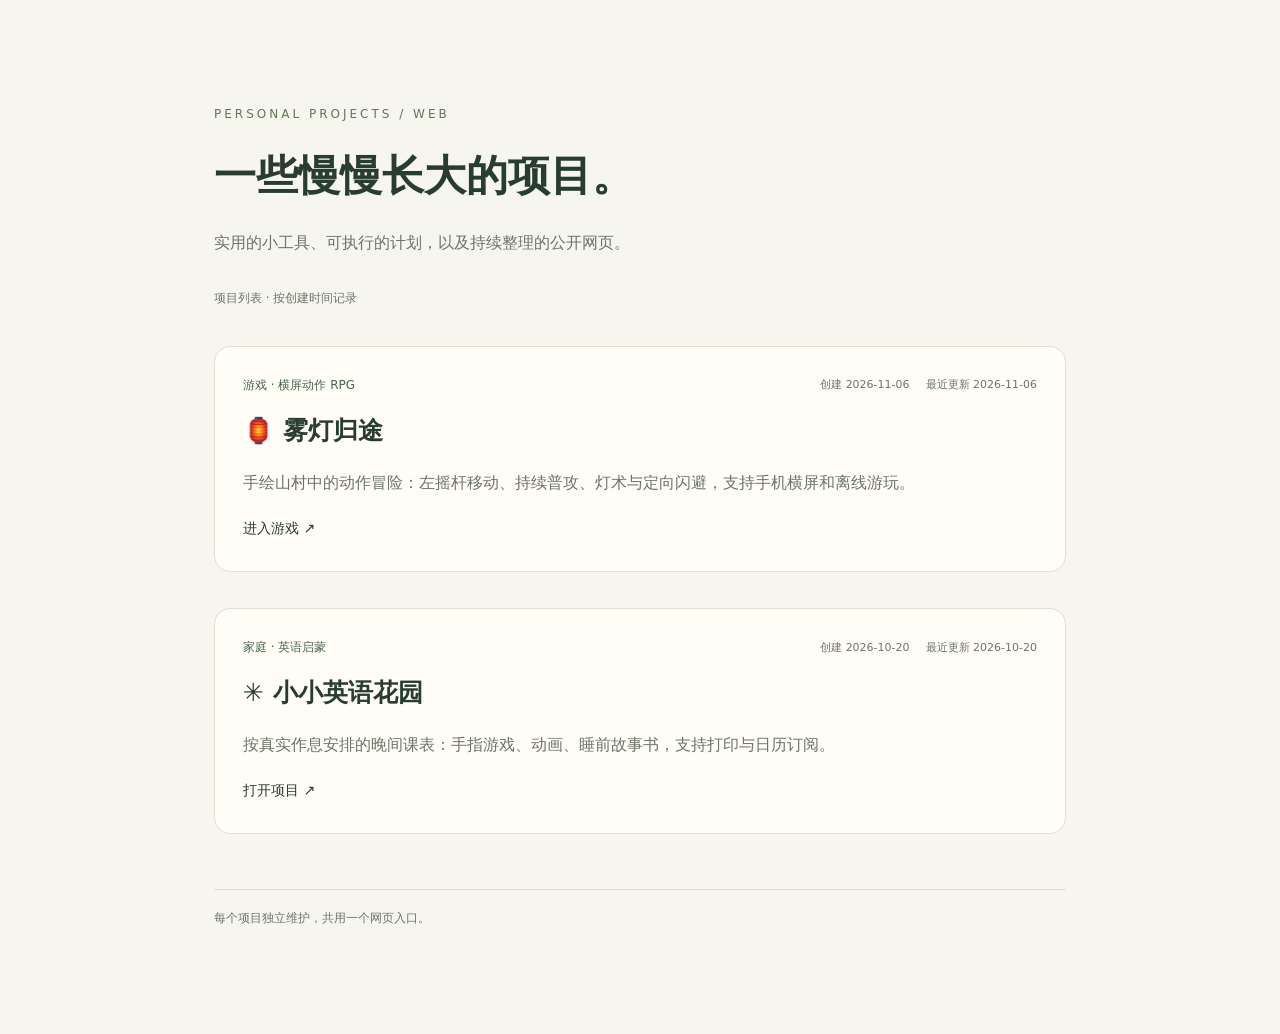
<file: public/index.html>
<!doctype html><html lang="zh-CN"><head><meta charset="utf-8"><meta name="viewport" content="width=device-width,initial-scale=1"><title>Web · 个人项目</title><style>*{box-sizing:border-box}body{margin:0;background:#f7f6ee;color:#293d2e;font:16px/1.8 system-ui,-apple-system,"PingFang SC",sans-serif}main{max-width:900px;margin:80px auto;padding:24px}.eyebrow{font-size:12px;letter-spacing:3px;color:#63765a}h1{font-weight:600;font-size:42px;margin:12px 0}p{color:#6c7568}a{color:inherit}.project{display:block;border:1px solid #dce1d2;border-radius:16px;padding:28px;margin-top:36px;text-decoration:none;background:#fffdf6}.project:hover{border-color:#48664b}.project:focus-visible{outline:3px solid #48664b;outline-offset:4px}h2{margin:0;font-size:25px}.tag{font-size:12px;color:#48664b}.project-link{font-size:14px}.project-meta{display:flex;justify-content:space-between;align-items:center;gap:12px;flex-wrap:wrap;margin-bottom:12px}.project-dates{display:flex;gap:16px;flex-wrap:wrap;font-size:11px;color:#6c7568}.project-dates time{font-variant-numeric:tabular-nums}.project-count{font-size:12px;color:#6c7568;margin-top:30px}footer{margin-top:55px;border-top:1px solid #dce1d2;padding-top:18px;color:#6c7568;font-size:12px}@media(max-width:600px){main{margin:30px auto}h1{font-size:34px}}</style></head><body><main><div class="eyebrow">PERSONAL PROJECTS / WEB</div><h1>一些慢慢长大的项目。</h1><p>实用的小工具、可执行的计划，以及持续整理的公开网页。</p><p class="project-count">项目列表 · 按创建时间记录</p><!-- 新项目沿用卡片中的创建／更新日期；创建日期保留，内容修改时更新“最近更新”。 --><a class="project" href="./mist-lantern/" data-created="2026-11-06" data-updated="2026-11-06"><div class="project-meta"><span class="tag">游戏 · 横屏动作 RPG</span><div class="project-dates"><span>创建 <time datetime="2026-11-06">2026-11-06</time></span><span>最近更新 <time datetime="2026-11-06">2026-11-06</time></span></div></div><h2>🏮 雾灯归途</h2><p>手绘山村中的动作冒险：左摇杆移动、持续普攻、灯术与定向闪避，支持手机横屏和离线游玩。</p><span class="project-link">进入游戏 ↗</span></a><a class="project" href="./english-garden/" data-created="2026-10-20" data-updated="2026-10-20"><div class="project-meta"><span class="tag">家庭 · 英语启蒙</span><div class="project-dates"><span>创建 <time datetime="2026-10-20">2026-10-20</time></span><span>最近更新 <time datetime="2026-10-20">2026-10-20</time></span></div></div><h2>✳ 小小英语花园</h2><p>按真实作息安排的晚间课表：手指游戏、动画、睡前故事书，支持打印与日历订阅。</p><span class="project-link">打开项目 ↗</span></a><footer>每个项目独立维护，共用一个网页入口。</footer></main></body></html>
</file>
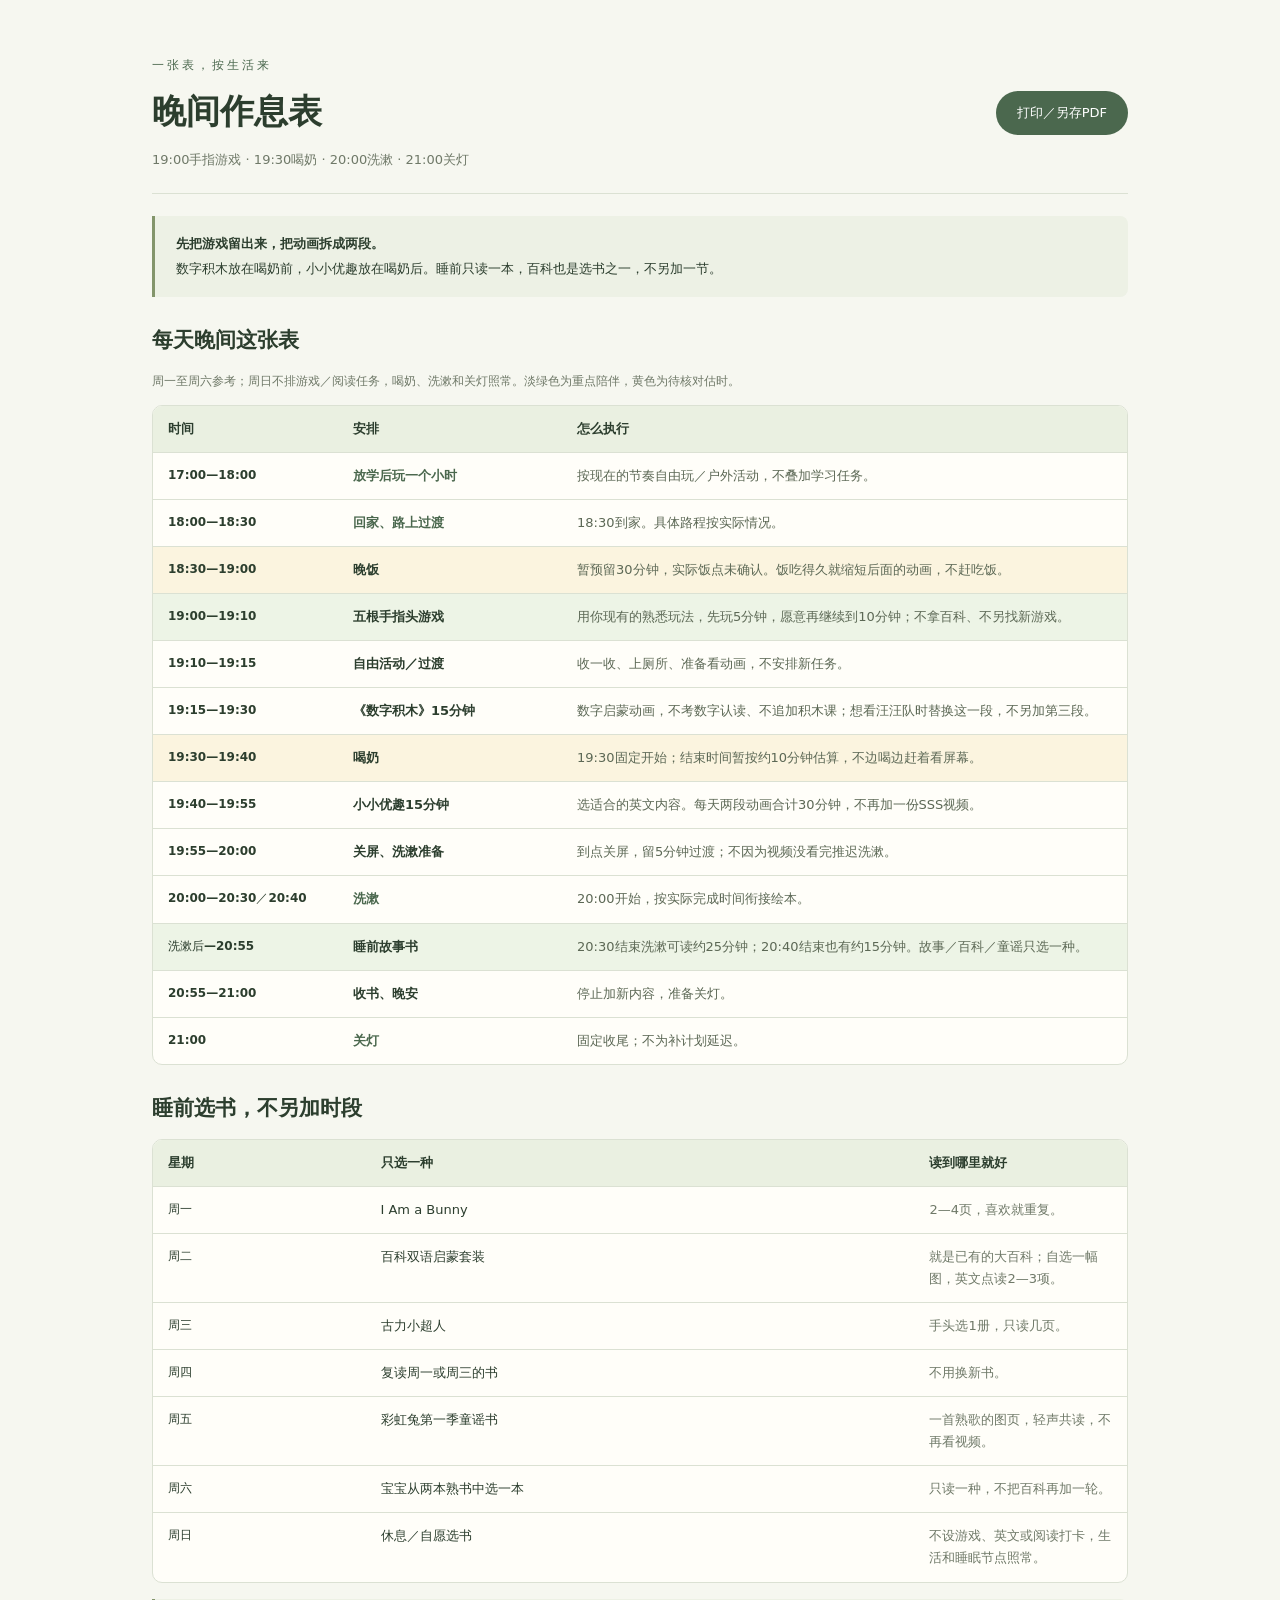
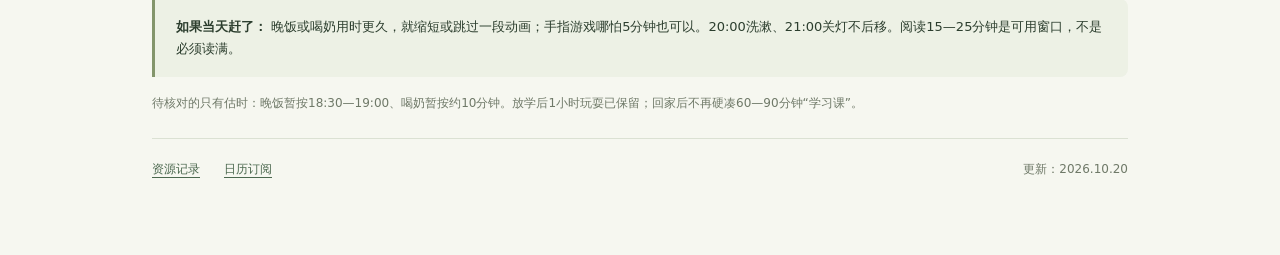
<file: public/english-garden/index.html>
<!doctype html><html lang="zh-CN"><head><meta charset="utf-8"><meta name="viewport" content="width=device-width,initial-scale=1"><meta name="theme-color" content="#48664b"><title>晚间作息表 · 小小英语花园</title><link rel="stylesheet" href="style.css"></head><body><main><header><div><p class="eyebrow">一张表，按生活来</p><h1>晚间作息表</h1><p class="subtitle">19:00手指游戏 · 19:30喝奶 · 20:00洗漱 · 21:00关灯</p></div><button id="print" class="button">打印／另存PDF</button></header><div class="note"><b>先把游戏留出来，把动画拆成两段。</b> 数字积木放在喝奶前，小小优趣放在喝奶后。睡前只读一本，百科也是选书之一，不另加一节。</div><section><h2>每天晚间这张表</h2><p class="caption">周一至周六参考；周日不排游戏／阅读任务，喝奶、洗漱和关灯照常。淡绿色为重点陪伴，黄色为待核对估时。</p><div class="table-wrap"><table class="schedule"><thead><tr><th>时间</th><th>安排</th><th>怎么执行</th></tr></thead><tbody><tr class="fixed"><th scope="row">17:00—18:00</th><td><b>放学后玩一个小时</b></td><td>按现在的节奏自由玩／户外活动，不叠加学习任务。</td></tr><tr class="fixed"><th scope="row">18:00—18:30</th><td><b>回家、路上过渡</b></td><td>18:30到家。具体路程按实际情况。</td></tr><tr class="estimate"><th scope="row">18:30—19:00</th><td><b>晚饭</b></td><td>暂预留30分钟，实际饭点未确认。饭吃得久就缩短后面的动画，不赶吃饭。</td></tr><tr class="focus"><th scope="row">19:00—19:10</th><td><b>五根手指头游戏</b></td><td>用你现有的熟悉玩法，先玩5分钟，愿意再继续到10分钟；不拿百科、不另找新游戏。</td></tr><tr class="normal"><th scope="row">19:10—19:15</th><td><b>自由活动／过渡</b></td><td>收一收、上厕所、准备看动画，不安排新任务。</td></tr><tr class="screen"><th scope="row">19:15—19:30</th><td><b>《数字积木》15分钟</b></td><td>数字启蒙动画，不考数字认读、不追加积木课；想看汪汪队时替换这一段，不另加第三段。</td></tr><tr class="estimate"><th scope="row">19:30—19:40</th><td><b>喝奶</b></td><td>19:30固定开始；结束时间暂按约10分钟估算，不边喝边赶着看屏幕。</td></tr><tr class="screen"><th scope="row">19:40—19:55</th><td><b>小小优趣15分钟</b></td><td>选适合的英文内容。每天两段动画合计30分钟，不再加一份SSS视频。</td></tr><tr class="normal"><th scope="row">19:55—20:00</th><td><b>关屏、洗漱准备</b></td><td>到点关屏，留5分钟过渡；不因为视频没看完推迟洗漱。</td></tr><tr class="fixed"><th scope="row">20:00—20:30／20:40</th><td><b>洗漱</b></td><td>20:00开始，按实际完成时间衔接绘本。</td></tr><tr class="focus"><th scope="row">洗漱后—20:55</th><td><b>睡前故事书</b></td><td>20:30结束洗漱可读约25分钟；20:40结束也有约15分钟。故事／百科／童谣只选一种。</td></tr><tr class="normal"><th scope="row">20:55—21:00</th><td><b>收书、晚安</b></td><td>停止加新内容，准备关灯。</td></tr><tr class="fixed"><th scope="row">21:00</th><td><b>关灯</b></td><td>固定收尾；不为补计划延迟。</td></tr></tbody></table></div></section><section><h2>睡前选书，不另加时段</h2><div class="table-wrap"><table class="reading"><thead><tr><th>星期</th><th>只选一种</th><th>读到哪里就好</th></tr></thead><tbody><tr><th scope="row">周一</th><td>I Am a Bunny</td><td>2—4页，喜欢就重复。</td></tr><tr><th scope="row">周二</th><td>百科双语启蒙套装</td><td>就是已有的大百科；自选一幅图，英文点读2—3项。</td></tr><tr><th scope="row">周三</th><td>古力小超人</td><td>手头选1册，只读几页。</td></tr><tr><th scope="row">周四</th><td>复读周一或周三的书</td><td>不用换新书。</td></tr><tr><th scope="row">周五</th><td>彩虹兔第一季童谣书</td><td>一首熟歌的图页，轻声共读，不再看视频。</td></tr><tr><th scope="row">周六</th><td>宝宝从两本熟书中选一本</td><td>只读一种，不把百科再加一轮。</td></tr><tr><th scope="row">周日</th><td>休息／自愿选书</td><td>不设游戏、英文或阅读打卡，生活和睡眠节点照常。</td></tr></tbody></table></div></section><div class="note compact"><b>如果当天赶了：</b> 晚饭或喝奶用时更久，就缩短或跳过一段动画；手指游戏哪怕5分钟也可以。20:00洗漱、21:00关灯不后移。阅读15—25分钟是可用窗口，不是必须读满。</div><p class="caption assumptions">待核对的只有估时：晚饭暂按18:30—19:00、喝奶暂按约10分钟。放学后1小时玩耍已保留；回家后不再硬凑60—90分钟“学习课”。</p><footer><a href="library.html">资源记录</a><a href="calendar.html">日历订阅</a><span>更新：2026.10.20</span></footer></main><script src="app.js"></script></body></html>
</file>
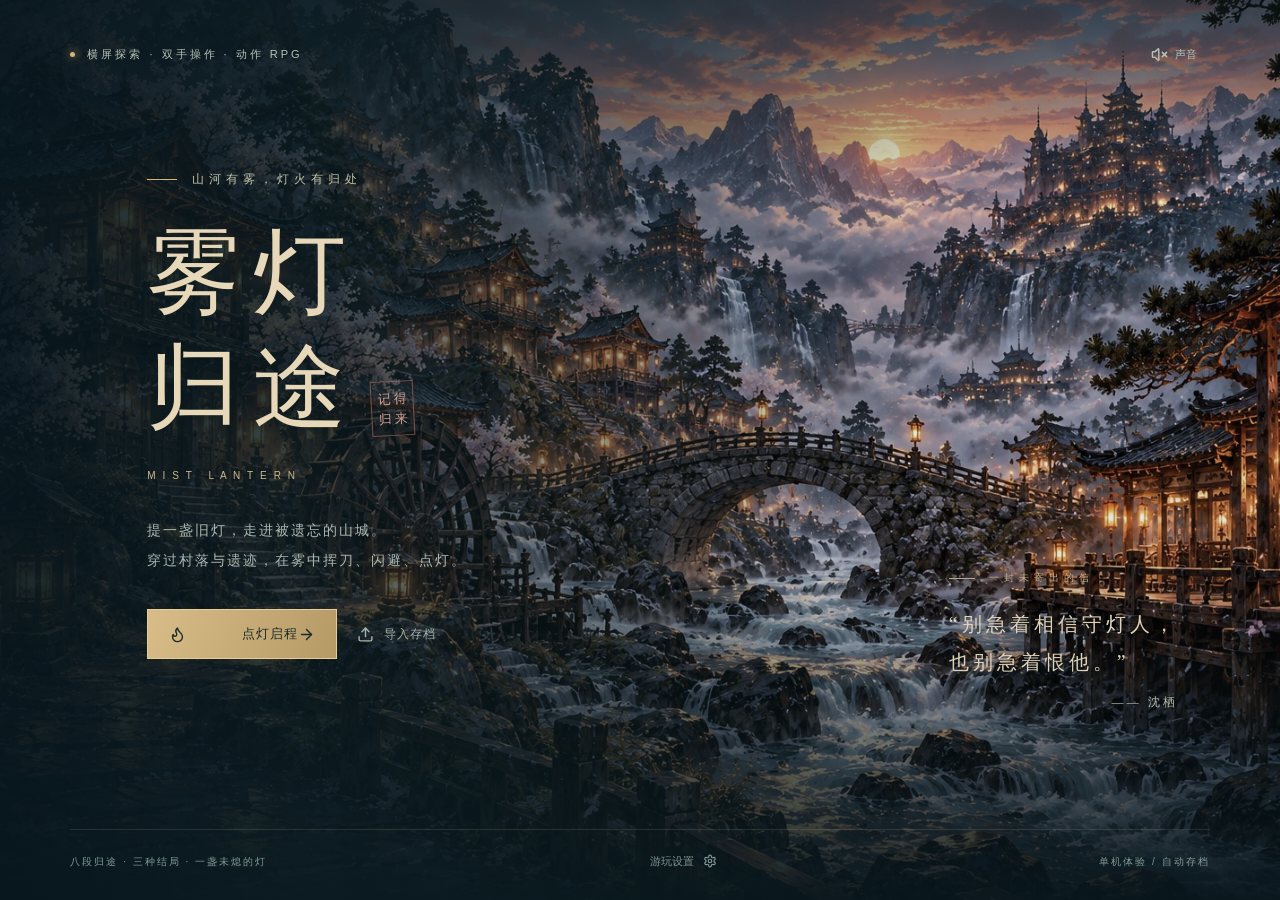
<file: public/mist-lantern/index.html>
<!doctype html>
<html lang="zh-CN"><head><meta charset="UTF-8"/><meta name="viewport" content="width=device-width,initial-scale=1,viewport-fit=cover"/><meta name="theme-color" content="#101d24"/><meta name="description" content="雾灯归途：探索山野、三连斩破雾、闪避迎战，在东方幻想世界寻找归途。"/><meta name="apple-mobile-web-app-capable" content="yes"/><meta name="apple-mobile-web-app-status-bar-style" content="black-translucent"/><link rel="manifest" href="./manifest.webmanifest"/><link rel="apple-touch-icon" href="./icons/icon-192.png"/><title>雾灯归途 · 手绘动作RPG</title>  <script type="module" crossorigin src="./assets/index-C0sXyR7r.js"></script>
  <link rel="stylesheet" crossorigin href="./assets/index-Xv5IaQSe.css">
</head><body><div id="root"></div></body></html>
</file>
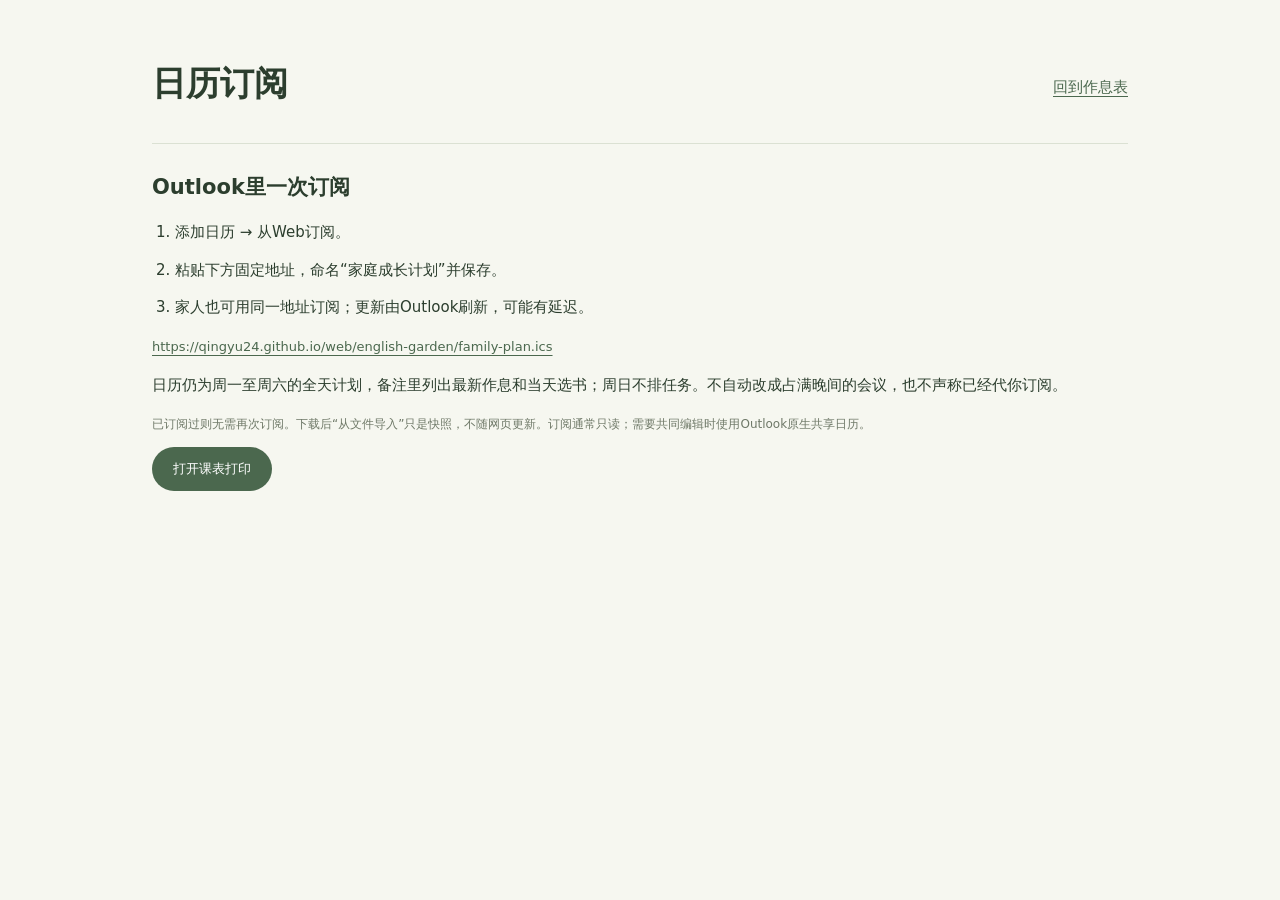
<file: public/english-garden/calendar.html>
<!doctype html><html lang="zh-CN"><head><meta charset="utf-8"><meta name="viewport" content="width=device-width,initial-scale=1"><title>日历订阅 · 晚间作息表</title><link rel="stylesheet" href="style.css"></head><body><main><header><h1>日历订阅</h1><a href="index.html">回到作息表</a></header><section><h2>Outlook里一次订阅</h2><ol><li>添加日历 → 从Web订阅。</li><li>粘贴下方固定地址，命名“家庭成长计划”并保存。</li><li>家人也可用同一地址订阅；更新由Outlook刷新，可能有延迟。</li></ol><p class="url"><a href="family-plan.ics">https://qingyu24.github.io/web/english-garden/family-plan.ics</a></p><p>日历仍为周一至周六的全天计划，备注里列出最新作息和当天选书；周日不排任务。不自动改成占满晚间的会议，也不声称已经代你订阅。</p><p class="caption">已订阅过则无需再次订阅。下载后“从文件导入”只是快照，不随网页更新。订阅通常只读；需要共同编辑时使用Outlook原生共享日历。</p><a class="button" href="week.html#print">打开课表打印</a></section></main></body></html>
</file>
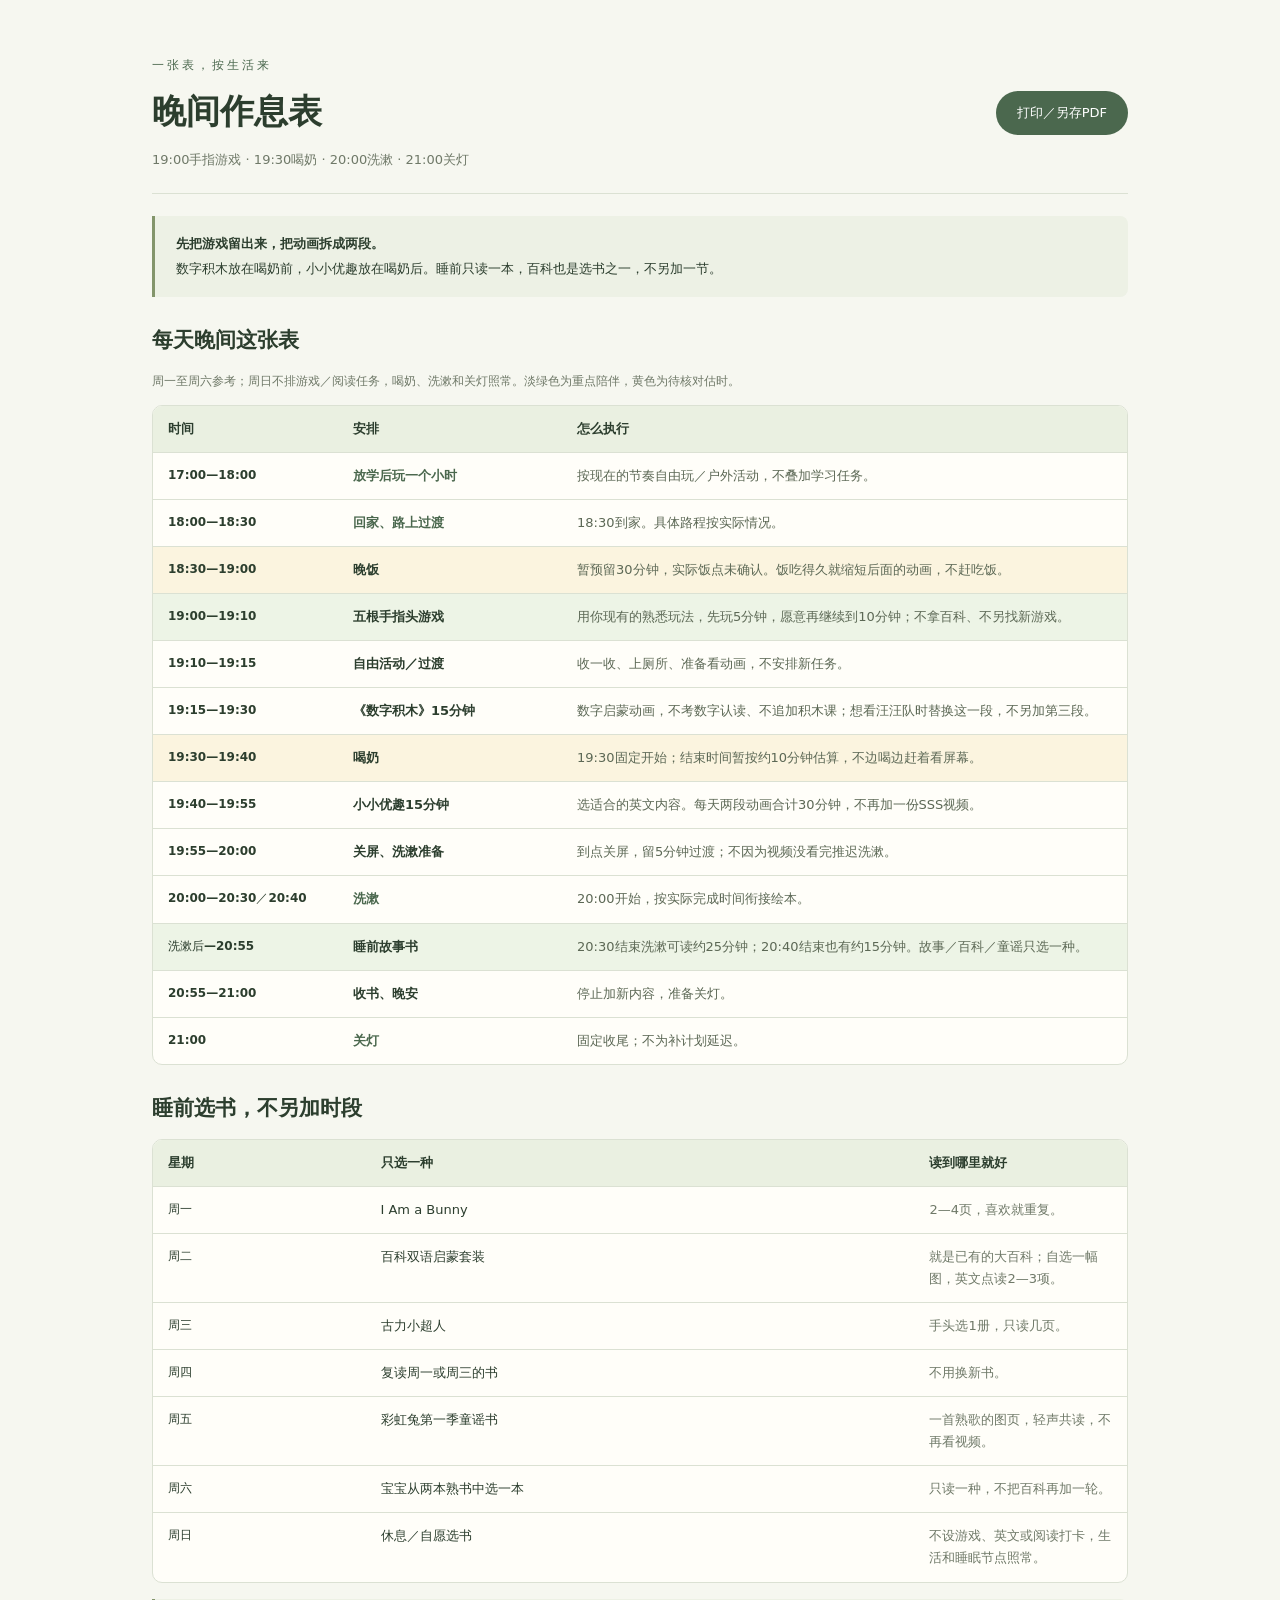
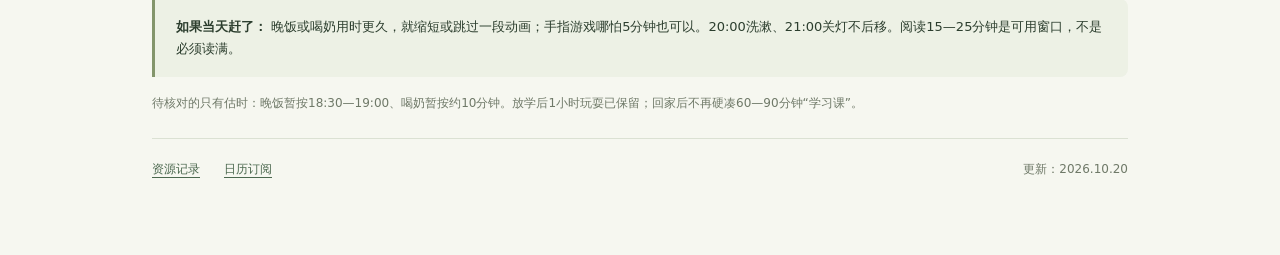
<file: public/english-garden/games.html>
<!doctype html><html lang="zh-CN"><head><meta charset="utf-8"><meta http-equiv="refresh" content="0;url=index.html"><title>晚间作息表</title></head><body><a href="index.html">已简化为一张晚间作息表，点击查看。</a></body></html>
</file>
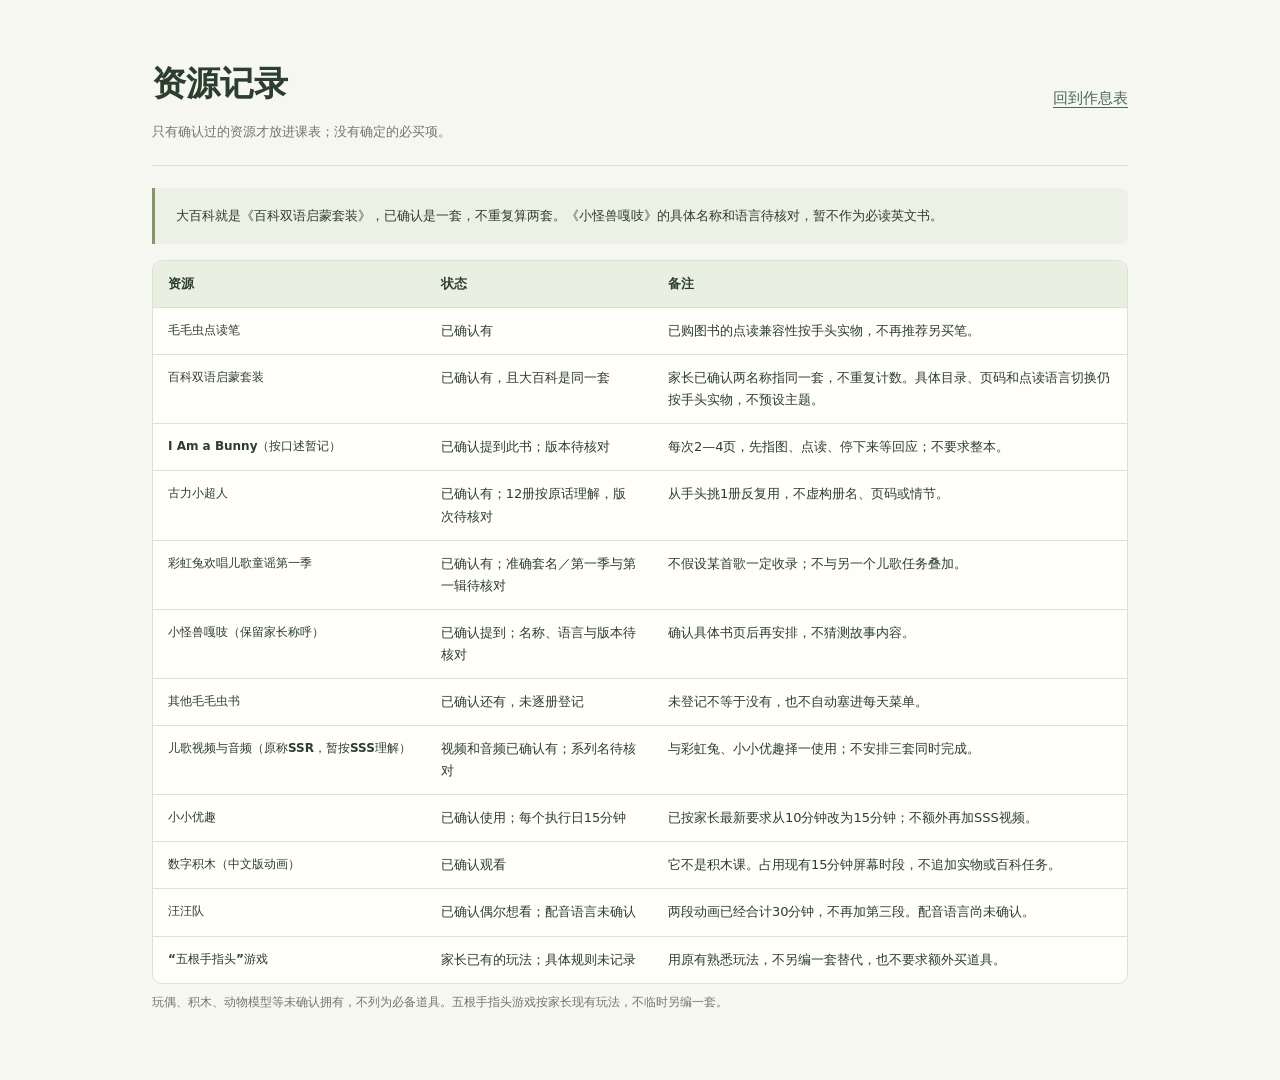
<file: public/english-garden/library.html>
<!doctype html><html lang="zh-CN"><head><meta charset="utf-8"><meta name="viewport" content="width=device-width,initial-scale=1"><title>资源记录 · 晚间作息表</title><link rel="stylesheet" href="style.css"></head><body><main><header><div><h1>资源记录</h1><p class="subtitle">只有确认过的资源才放进课表；没有确定的必买项。</p></div><a href="index.html">回到作息表</a></header><p class="note">大百科就是《百科双语启蒙套装》，已确认是一套，不重复算两套。《小怪兽嘎吱》的具体名称和语言待核对，暂不作为必读英文书。</p><div class="table-wrap"><table><thead><tr><th>资源</th><th>状态</th><th>备注</th></tr></thead><tbody><tr><th>毛毛虫点读笔</th><td>已确认有</td><td>已购图书的点读兼容性按手头实物，不再推荐另买笔。</td></tr><tr><th>百科双语启蒙套装</th><td>已确认有，且大百科是同一套</td><td>家长已确认两名称指同一套，不重复计数。具体目录、页码和点读语言切换仍按手头实物，不预设主题。</td></tr><tr><th>I Am a Bunny（按口述暂记）</th><td>已确认提到此书；版本待核对</td><td>每次2—4页，先指图、点读、停下来等回应；不要求整本。</td></tr><tr><th>古力小超人</th><td>已确认有；12册按原话理解，版次待核对</td><td>从手头挑1册反复用，不虚构册名、页码或情节。</td></tr><tr><th>彩虹兔欢唱儿歌童谣第一季</th><td>已确认有；准确套名／第一季与第一辑待核对</td><td>不假设某首歌一定收录；不与另一个儿歌任务叠加。</td></tr><tr><th>小怪兽嘎吱（保留家长称呼）</th><td>已确认提到；名称、语言与版本待核对</td><td>确认具体书页后再安排，不猜测故事内容。</td></tr><tr><th>其他毛毛虫书</th><td>已确认还有，未逐册登记</td><td>未登记不等于没有，也不自动塞进每天菜单。</td></tr><tr><th>儿歌视频与音频（原称SSR，暂按SSS理解）</th><td>视频和音频已确认有；系列名待核对</td><td>与彩虹兔、小小优趣择一使用；不安排三套同时完成。</td></tr><tr><th>小小优趣</th><td>已确认使用；每个执行日15分钟</td><td>已按家长最新要求从10分钟改为15分钟；不额外再加SSS视频。</td></tr><tr><th>数字积木（中文版动画）</th><td>已确认观看</td><td>它不是积木课。占用现有15分钟屏幕时段，不追加实物或百科任务。</td></tr><tr><th>汪汪队</th><td>已确认偶尔想看；配音语言未确认</td><td>两段动画已经合计30分钟，不再加第三段。配音语言尚未确认。</td></tr><tr><th>“五根手指头”游戏</th><td>家长已有的玩法；具体规则未记录</td><td>用原有熟悉玩法，不另编一套替代，也不要求额外买道具。</td></tr></tbody></table></div><p class="caption">玩偶、积木、动物模型等未确认拥有，不列为必备道具。五根手指头游戏按家长现有玩法，不临时另编一套。</p></main></body></html>
</file>
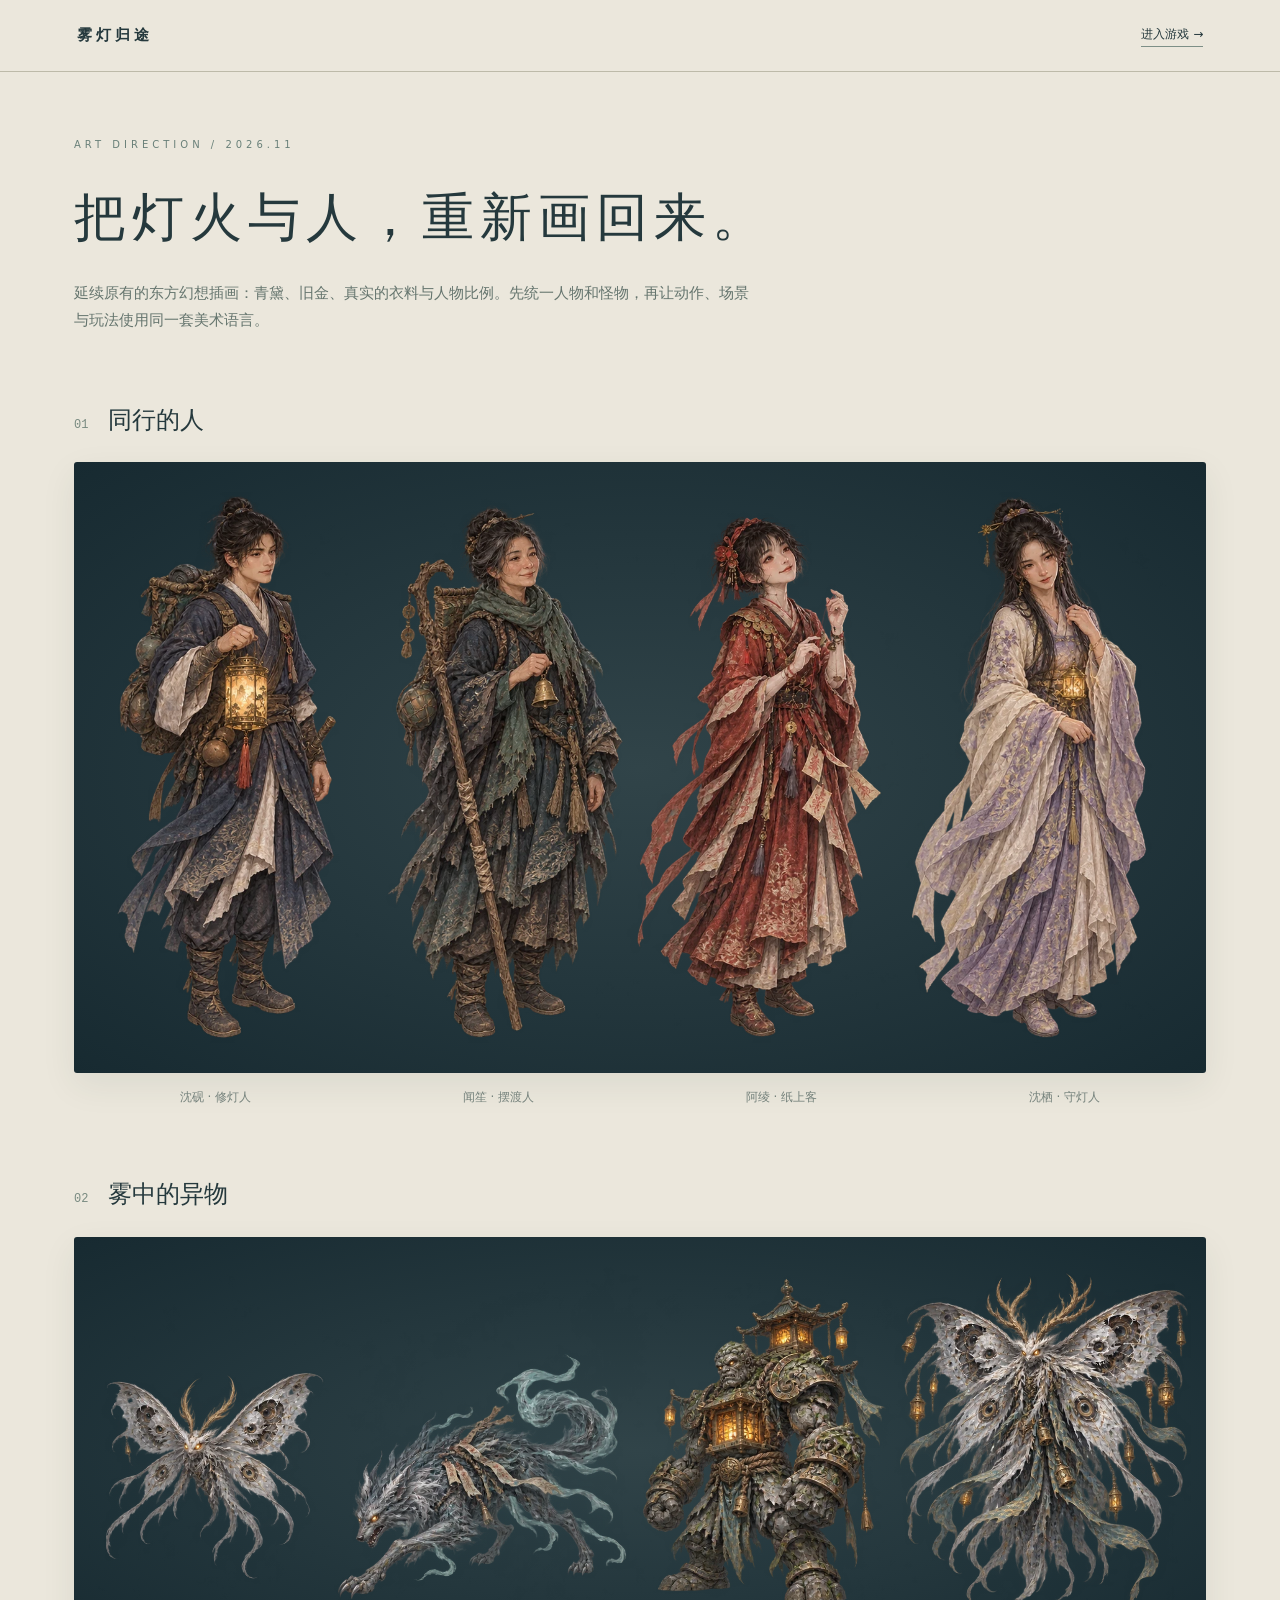
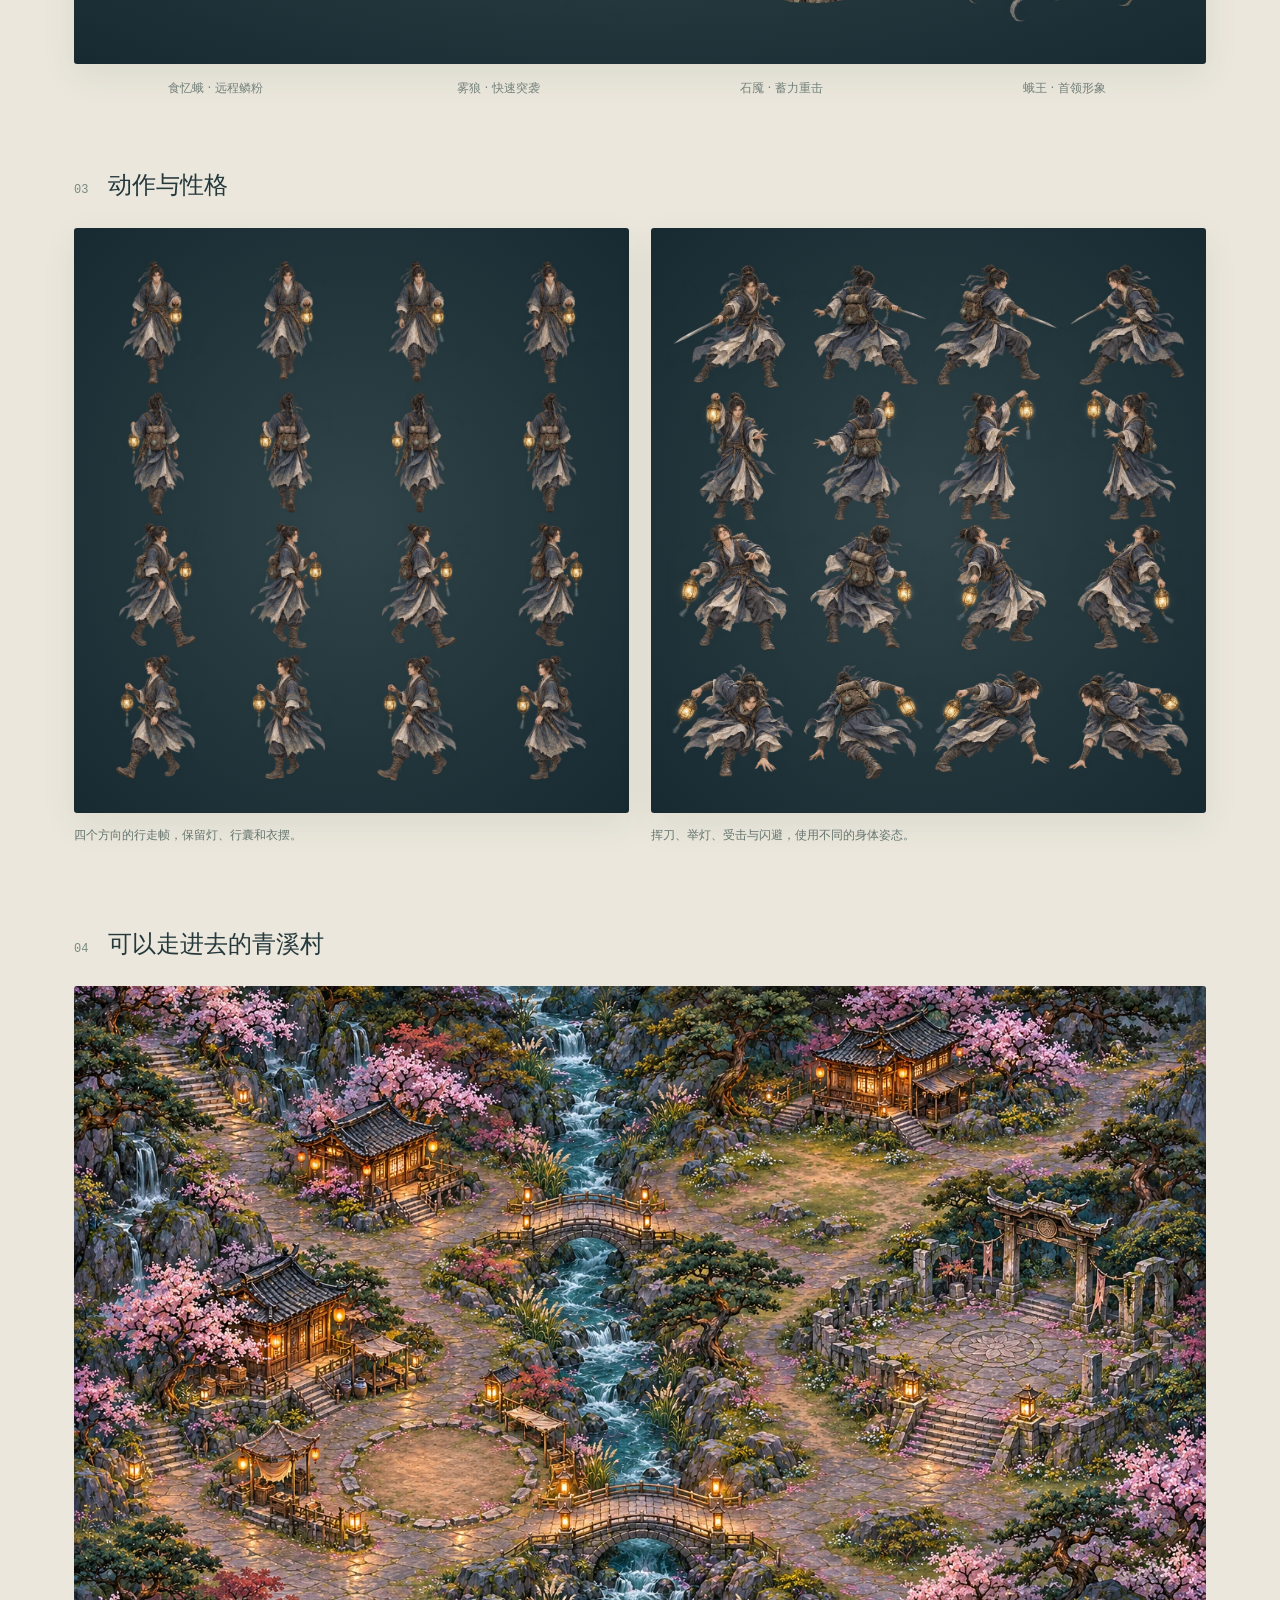
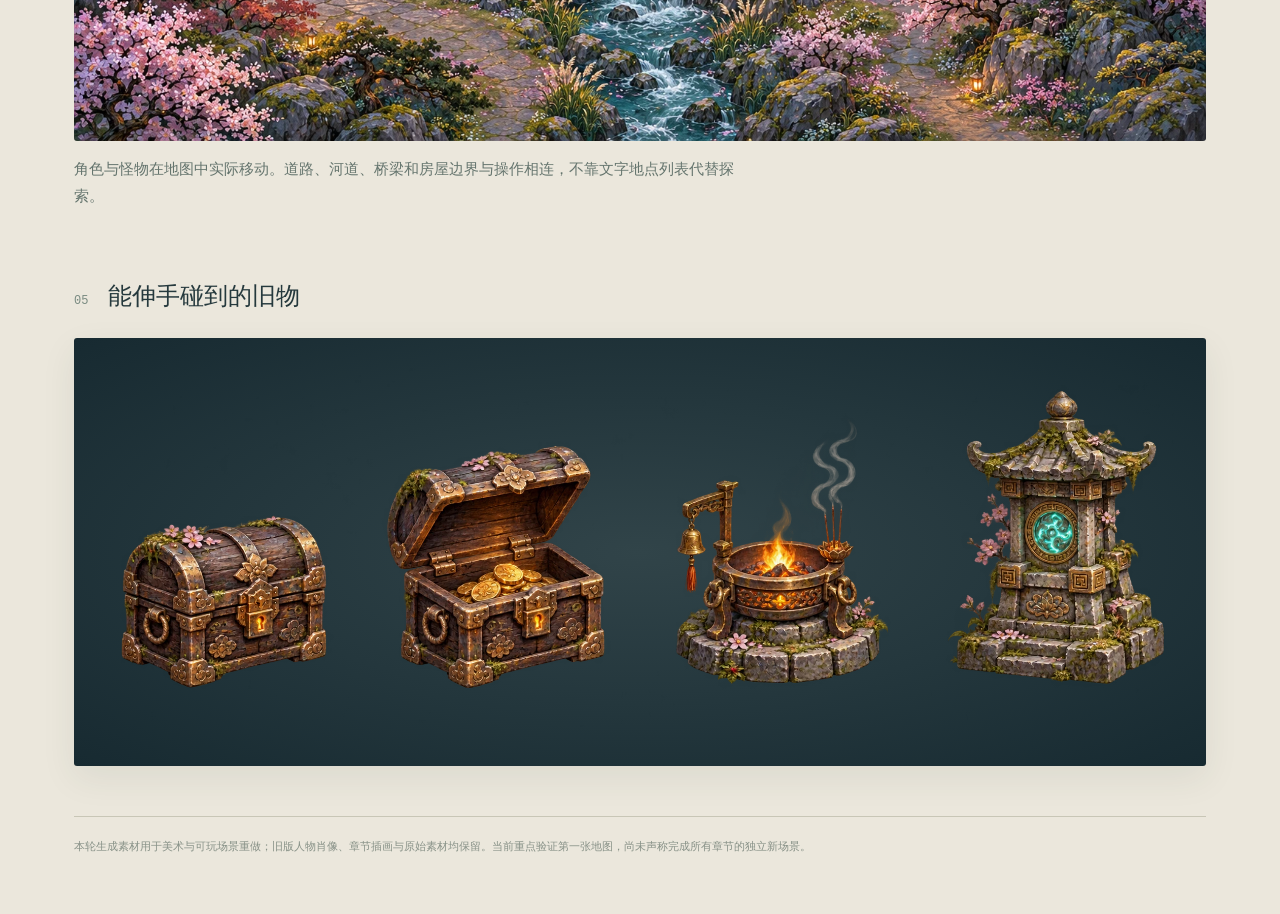
<file: public/mist-lantern/art-review.html>
<!doctype html>
<html lang="zh-CN"><head><meta charset="utf-8"><meta name="viewport" content="width=device-width,initial-scale=1"><title>雾灯归途 · 美术设定</title><style>
*{box-sizing:border-box}body{margin:0;background:#ebe7dc;color:#25393d;font:15px/1.8 system-ui,sans-serif}a{color:inherit;text-decoration:none}header{padding:22px max(6vw,20px);display:flex;justify-content:space-between;align-items:center;border-bottom:1px solid #bdbaa9}header b{font-family:serif;letter-spacing:4px}header a{font-size:12px;border-bottom:1px solid #7d8f87}main{max-width:1180px;margin:auto;padding:58px 24px}small{font-size:10px;letter-spacing:4px;color:#698079}h1{font-family:serif;font-weight:500;font-size:clamp(30px,5vw,52px);letter-spacing:6px;margin:14px 0}h2{font-family:serif;font-weight:500;font-size:24px;margin:0}p{color:#65756e;max-width:680px}section{margin-top:65px}section>div:first-child{display:flex;align-items:baseline;gap:20px;margin-bottom:20px}section>div:first-child>span{font:12px monospace;color:#788a80}.sheet{background:radial-gradient(ellipse,#314449,#172a31);padding:30px 15px;border-radius:3px;box-shadow:0 12px 35px #243c3814}.sheet img{display:block;width:100%;height:auto}.scene{display:block;width:100%;border-radius:3px}.names{display:grid;grid-template-columns:repeat(4,1fr);text-align:center;padding-top:14px;font-size:12px;color:#74817b}.pair{display:grid;grid-template-columns:1fr 1fr;gap:22px}.pair figure{margin:0}.pair figcaption{padding:12px 0;color:#65756e;font-size:12px}footer{margin-top:50px;border-top:1px solid #c8c6b6;padding-top:20px;color:#879187;font-size:11px}@media(max-width:650px){main{padding-top:35px}.pair{grid-template-columns:1fr}.sheet{padding:15px 5px}.names{font-size:10px}h2{font-size:21px}}
</style></head><body><header><b>雾灯归途</b><a href="./">进入游戏 →</a></header><main><small>ART DIRECTION / 2026.11</small><h1>把灯火与人，重新画回来。</h1><p>延续原有的东方幻想插画：青黛、旧金、真实的衣料与人物比例。先统一人物和怪物，再让动作、场景与玩法使用同一套美术语言。</p>
<section><div><span>01</span><h2>同行的人</h2></div><div class="sheet"><img src="./art/rework/characters.webp" alt="沈砚、闻笙、阿绫和沈栖的全身角色素材"></div><div class="names"><span>沈砚 · 修灯人</span><span>闻笙 · 摆渡人</span><span>阿绫 · 纸上客</span><span>沈栖 · 守灯人</span></div></section>
<section><div><span>02</span><h2>雾中的异物</h2></div><div class="sheet"><img src="./art/rework/monsters.webp" alt="食忆蛾、雾狼、石魇与蛾王"></div><div class="names"><span>食忆蛾 · 远程鳞粉</span><span>雾狼 · 快速突袭</span><span>石魇 · 蓄力重击</span><span>蛾王 · 首领形象</span></div></section>
<section><div><span>03</span><h2>动作与性格</h2></div><div class="pair"><figure><div class="sheet"><img src="./art/rework/hero-walk.webp" alt="主角四方向行走动作"></div><figcaption>四个方向的行走帧，保留灯、行囊和衣摆。</figcaption></figure><figure><div class="sheet"><img src="./art/rework/hero-actions.webp" alt="攻击、施法、受击和闪避动作"></div><figcaption>挥刀、举灯、受击与闪避，使用不同的身体姿态。</figcaption></figure></div></section>
<section><div><span>04</span><h2>可以走进去的青溪村</h2></div><img class="scene" src="./art/rework/village.webp" alt="带有双桥河道、营火空地与遗迹战场的青溪村"><p>角色与怪物在地图中实际移动。道路、河道、桥梁和房屋边界与操作相连，不靠文字地点列表代替探索。</p></section>
<section><div><span>05</span><h2>能伸手碰到的旧物</h2></div><div class="sheet"><img src="./art/rework/props.webp" alt="木箱、开启的木箱、营火炉与符灯机关"></div></section><footer>本轮生成素材用于美术与可玩场景重做；旧版人物肖像、章节插画与原始素材均保留。当前重点验证第一张地图，尚未声称完成所有章节的独立新场景。</footer></main></body></html>
</file>
<file: public/english-garden/style.css>
:root{--bg:#f6f7f0;--paper:#fffef9;--ink:#2c3e2e;--green:#4b684e;--line:#dbe1d3;--muted:#6f7968}*{box-sizing:border-box}body{margin:0;background:var(--bg);color:var(--ink);font:15px/1.7 system-ui,-apple-system,"PingFang SC","Microsoft YaHei",sans-serif}main{max-width:1040px;margin:35px auto;padding:20px 32px}header{display:flex;justify-content:space-between;align-items:center;gap:24px;border-bottom:1px solid var(--line);padding-bottom:22px;margin-bottom:22px}.eyebrow{font-size:12px;color:var(--green);letter-spacing:3px;margin:0 0 8px}h1{font-size:34px;font-weight:600;margin:0 0 8px}h2{font-size:21px;font-weight:650;margin:26px 0 12px}.subtitle,.caption{color:var(--muted)}.subtitle{margin:0;font-size:13px}.caption{font-size:12px;margin:8px 0 13px}a{color:var(--green);text-underline-offset:4px}.button{display:inline-block;border:0;border-radius:22px;background:var(--green);color:white;padding:11px 21px;font:inherit;font-size:13px;white-space:nowrap;text-decoration:none;cursor:pointer}button:focus-visible,a:focus-visible{outline:3px solid #b38d4a;outline-offset:4px}.note{padding:17px 21px;border-left:3px solid #83956b;background:#edf1e5;border-radius:0 8px 8px 0;font-size:13px;margin:16px 0}.note b{display:block;margin-bottom:3px}.compact b{display:inline}.table-wrap{overflow-x:auto;border:1px solid var(--line);border-radius:10px;background:var(--paper)}table{border-collapse:collapse;width:100%;text-align:left;font-size:13px;line-height:1.7}th,td{padding:12px 15px;border-bottom:1px solid var(--line);vertical-align:top}thead{background:#eaf0e1}thead th{font-weight:650}tbody th{font-size:12px;font-weight:550;white-space:nowrap}.schedule th:first-child{width:19%}.schedule td:nth-child(2){width:23%}.schedule td:last-child{color:#5c6855}.schedule .focus{background:#edf4e6}.schedule .estimate{background:#fbf4df}.schedule .fixed td b{color:var(--green)}tbody tr:last-child th,tbody tr:last-child td{border-bottom:0}.reading th{width:12%}.reading td:nth-child(2){width:31%}.reading td:last-child{color:var(--muted)}footer{display:flex;align-items:center;gap:24px;font-size:12px;border-top:1px solid var(--line);padding:20px 0;margin-top:25px}footer span{margin-left:auto;color:var(--muted)}ol{padding-left:23px}li{margin:12px 0}.url{overflow-wrap:anywhere;font-size:13px}@media(max-width:650px){main{margin:12px auto;padding:15px}header{align-items:start;gap:12px;flex-wrap:wrap}h1{font-size:28px}.subtitle{font-size:12px}.button{padding:9px 15px}h2{font-size:19px}th,td{padding:9px 8px;font-size:12px}.schedule th:first-child{width:22%}.schedule td:nth-child(2){width:25%}.schedule tbody th{white-space:normal;font-size:11px}.note{padding:14px;font-size:12px}footer{gap:18px;flex-wrap:wrap}.caption{font-size:11px}}
@media print{@page{size:A4 portrait;margin:10mm}body{background:white;color:#222;font-size:9pt}main{max-width:none;margin:0;padding:0}header{margin-bottom:3mm;padding-bottom:3mm;gap:4mm}header .button,footer{display:none}.eyebrow{font-size:8pt;margin-bottom:1mm}h1{font-size:20pt;margin:0 0 1mm}.subtitle{font-size:8pt}h2{font-size:12pt;margin:4mm 0 2mm}.note{font-size:8.5pt;padding:2mm 3mm;margin:2mm 0;background:#f3f5ed;border-left:2px solid #7d896e}.note b{display:inline}.caption{font-size:7.7pt;margin:1mm 0 2mm}.table-wrap{border-radius:0;overflow:visible}table{font-size:8.5pt;line-height:1.4}th,td{padding:1.8mm 2mm;font-size:8.5pt}tbody th,.schedule tbody th{font-size:8pt}.schedule th:first-child{width:20%}.schedule td:nth-child(2){width:24%}tr{break-inside:avoid;page-break-inside:avoid}.reading th{width:10%}.reading td:nth-child(2){width:31%}.assumptions{font-size:7.5pt}.focus,.estimate{-webkit-print-color-adjust:exact;print-color-adjust:exact}}

@media print{@page{size:A4 portrait;margin:8mm}section>.caption{display:none}.table-wrap table{line-height:1.3}th,td{padding:1mm 1.5mm;font-size:8pt}tbody th,.schedule tbody th{font-size:7.6pt}h2{font-size:11pt;margin:3mm 0 1.5mm}.note{font-size:8pt;padding:1.5mm 2mm;margin:1.5mm 0}.assumptions{font-size:7pt;margin:1mm 0}.subtitle{font-size:7.6pt}header{padding-bottom:2mm;margin-bottom:2mm}}
</file>
<file: public/mist-lantern/assets/index-Xv5IaQSe.css>
:root{font-family:PingFang SC,Microsoft YaHei,Noto Sans CJK SC,sans-serif;color:#d7ddd8;background:#0c171d;font-synthesis:none;--ink: #101d24;--panel: #16262d;--line: #d3c19c25;--gold: #d8b575;--muted: #8faaa9;--jade: #91b6a5;--serif: "Songti SC", "STSong", "SimSun", "Noto Serif CJK SC", serif;--body-size: 16px}*{box-sizing:border-box}body{margin:0;min-width:360px}button,input,select{font:inherit}button{color:inherit;cursor:pointer;border:0;background:none}button:disabled{cursor:default;opacity:.38}button:not(:disabled){transition:background .18s,color .18s,border-color .18s,transform .18s}button:focus-visible,a:focus-visible,select:focus-visible{outline:2px solid #f0c784;outline-offset:4px}button:not(:disabled):hover{color:#f0d8a7}button svg{flex-shrink:0}button:active:not(:disabled){transform:translateY(1px)}h1,h2,h3,p{margin:0}p{line-height:1.85}small{font-size:11px}svg{vertical-align:middle}::selection{background:#d8b57544;color:#fff3d8}::-webkit-scrollbar{width:5px;height:5px}::-webkit-scrollbar-thumb{background:#69847d66;border-radius:4px}.app{min-height:100dvh;overflow:hidden;background:radial-gradient(ellipse at 50% 0,#20343b,#0c171d 75%)}.primary,.secondary,.text-button{display:inline-flex;align-items:center;justify-content:center;gap:10px;padding:13px 22px;border:1px solid var(--line);letter-spacing:1px;font-size:13px;min-height:44px}.primary{color:#1c2a2b;background:linear-gradient(110deg,#d8bd89,#b69a65);border-color:#e6cd96}.primary:hover:not(:disabled){background:#ebcf9b;color:#15272b}.secondary{background:#14252bbd;border-color:#b6bea840;color:#d4d5be}.secondary:hover:not(:disabled){background:#284047}.text-button{padding:9px 6px;border-color:transparent;font-size:12px}.icon-button{width:40px;height:40px;display:inline-flex;align-items:center;justify-content:center;gap:7px;border:1px solid transparent}.icon-button:hover{background:#d3b57810;border-color:var(--line)}.eyebrow{font-size:10px;letter-spacing:2px;color:var(--gold)}.scene-art{background-image:var(--scene-image, url(../art/chapter-0.webp));background-size:200% 400%;background-position:var(--art-x, 0%) var(--art-y, 0%);background-repeat:no-repeat;background-color:#263e40}.title-screen{position:relative;isolation:isolate;height:100dvh;min-height:690px;overflow:hidden}.title-art{position:absolute;top:0;right:0;bottom:0;left:0;z-index:-3;background-size:200% 400%;filter:saturate(.72);transform:scale(1.02);animation:arrive 2s ease both}.title-shade{position:absolute;top:0;right:0;bottom:0;left:0;z-index:-2;background:linear-gradient(90deg,#08171eee,#0b1c22c9,#0c1d2166 48%,#0a171d18 73%),linear-gradient(0deg,#08161cf5,transparent 35%,transparent 80%,#0a191e85)}.title-top{position:absolute;top:34px;left:5.5%;right:5.5%;display:flex;align-items:center;justify-content:space-between;font-size:11px;letter-spacing:3px;color:#b7c3b9}.title-top>span{display:flex;align-items:center;gap:12px}.title-top i{width:5px;height:5px;border-radius:50%;background:#d8b575;box-shadow:0 0 10px #d8b575}.title-top .icon-button{width:auto;font-size:11px;padding:6px 12px;letter-spacing:0}.title-content{position:absolute;top:19%;left:11.5%;max-width:600px}.title-eyebrow{display:flex;align-items:center;gap:15px;font-family:var(--serif);font-size:12px;letter-spacing:5px;color:#c3c3ab}.title-eyebrow span{width:30px;height:1px;background:var(--gold)}.title-logo{position:relative;display:flex;align-items:flex-end;margin-top:28px}.title-logo h1{font-family:var(--serif);font-weight:500;letter-spacing:13px;line-height:1.23;font-size:clamp(66px,7.3vw,108px);color:#e6d8b8;text-shadow:1px 4px 30px #0b1b20}.seal{font-family:var(--serif);font-size:13px;letter-spacing:3px;line-height:1.5;color:#d6a294;border:1px solid #b06b57aa;padding:7px 3px 7px 6px;margin:0 0 10px 12px;transform:rotate(-3deg)}.english-title{font-size:10px;letter-spacing:2.1px;color:#cbb78f;margin-top:21px}.title-description{color:#aab9b3;font-family:var(--serif);font-size:14px;line-height:2.1;letter-spacing:2px;margin-top:31px}.title-actions{display:flex;align-items:center;gap:13px;margin-top:34px}.title-actions .primary{min-width:190px;padding:15px 21px;justify-content:space-between}.title-actions .text-button{color:#a5b3aa}.last-save{font-size:10px;color:#93a79f;margin-top:17px;letter-spacing:1px}.last-save span{padding-left:18px}.title-story{position:absolute;right:8%;bottom:21%;font-family:var(--serif);color:#dfd2b8;text-shadow:0 3px 18px #08161c}.title-story>span{font-size:10px;letter-spacing:5px;color:#c5b38e;display:flex;gap:14px;align-items:center}.title-story>span:before{content:"";width:26px;height:1px;background:#b7a986}.title-story p{font-size:20px;letter-spacing:4px;line-height:1.9;margin:20px 0 13px}.title-story i{font-style:normal;font-size:12px;letter-spacing:3px;display:block;text-align:right;color:#b8bdae}.title-footer{position:absolute;bottom:30px;left:5.5%;right:5.5%;display:flex;gap:35px;align-items:center;justify-content:space-between;padding-top:23px;border-top:1px solid var(--line);font-size:10px;letter-spacing:2px;color:#819b96}.title-footer button{display:flex;gap:9px;font-size:11px}.game-header{height:88px;padding:0 34px;display:flex;align-items:center;justify-content:space-between;gap:24px;border-bottom:1px solid var(--line);background:#0e1b22}.brand{display:flex;align-items:center;gap:13px;color:var(--gold);padding:0}.brand>span{font-family:var(--serif);font-size:22px;letter-spacing:4px;line-height:1.2}.brand small{font-family:sans-serif;display:block;font-size:7px;letter-spacing:3.3px;color:#839b98;margin-top:7px}.header-chapter{display:flex;align-items:center;gap:14px;font-family:var(--serif);font-size:14px;letter-spacing:2px;color:#b2b9aa}.header-chapter>span{color:#a6a78f;font-size:11px}.header-chapter i{height:14px;width:1px;background:var(--line)}.game-header nav{display:flex;gap:13px}.game-header nav button{display:flex;align-items:center;gap:7px;font-size:11px;color:#b4c1b7;padding:9px 7px}.game-header nav svg{color:#b6ae8a}.game-layout{max-width:1820px;margin:auto;padding:26px 30px 0;display:grid;grid-template-columns:minmax(0,1fr) 268px;gap:24px}.adventure{min-width:0}.scene{position:relative;height:calc(100dvh - 255px);min-height:470px;max-height:950px;border:1px solid #7c8c743d;isolation:isolate;overflow:hidden;background:#183039}.scene>.scene-art{position:absolute;top:0;right:0;bottom:0;left:0;z-index:-4;filter:saturate(.74);transition:opacity .4s;transform:scale(1.004)}.scene-vignette{position:absolute;top:0;right:0;bottom:0;left:0;z-index:-3;background:linear-gradient(0deg,#0a181ec2,transparent 35%,#0d1c2022 65%,#0e1d246e),radial-gradient(ellipse at center,transparent 40%,#09181d60)}.scene-heading{position:absolute;top:28px;left:30px;pointer-events:none;text-shadow:0 2px 12px #061318}.scene-heading .eyebrow{font-size:9px;color:#c9b787;letter-spacing:3px}.scene-heading h1{font-family:var(--serif);font-size:32px;letter-spacing:6px;font-weight:400;margin-top:8px;color:#eee0bd}.scene-heading p{font-size:10px;letter-spacing:2px;margin-top:8px;color:#c0c4b2}.compass-rose{position:absolute;top:23px;right:23px;display:flex;align-items:center;flex-direction:column;color:#d1c7a4;font-family:var(--serif);font-size:9px;opacity:.7;gap:2px;pointer-events:none}.compass-rose>svg{transform:rotate(-45deg);stroke-width:1}.compass-rose small{display:flex;gap:22px;font-size:8px}.compass-rose small i{display:inline-block;width:1px}.compass-rose>span:last-child{font-size:8px}.scene-path{position:absolute;top:0;right:0;bottom:0;left:0;opacity:.34;pointer-events:none;z-index:-1}.scene-path svg{width:100%;height:100%}.scene-path path{stroke:#e5cd9a;fill:none;stroke-width:1;stroke-dasharray:3 7}.hotspots{position:absolute;top:0;right:0;bottom:0;left:0;pointer-events:none}.hotspot{position:absolute;transform:translate(-50%,-50%);display:flex;align-items:center;gap:8px;pointer-events:auto;max-width:200px;padding:5px 10px 5px 5px;color:#e2d5b5;text-shadow:0 2px 5px #071117;background:linear-gradient(90deg,#0d212bd9,#0f222b95);border:1px solid #c8c5a62b;border-radius:2px;min-height:42px;white-space:nowrap;box-shadow:0 4px 16px #08121740}.hotspot-icon{border:1px solid #d3b57588;display:flex;align-items:center;justify-content:center;width:28px;height:28px;color:#e8c587;background:#1b3035;transform:rotate(45deg);flex-shrink:0}.hotspot-icon svg{transform:rotate(-45deg)}.hotspot-label{font-size:11px;letter-spacing:1px;text-align:left}.hotspot-label small{display:block;font-size:8px;letter-spacing:2px;color:#b7bea7;line-height:1.6}.hotspot:hover:not(:disabled){background:#213a40ec;border-color:#ead49880;transform:translate(-50%,-54%)}.hotspot:active:not(:disabled){transform:translate(-50%,-50%)}.hotspot.locked{filter:saturate(.35);color:#b4b9ae;opacity:.7}.hotspot.completed{color:#a4c6ad;background:#0f2629bb;opacity:.78}.hotspot.completed .hotspot-icon{border-color:#8ab7a299;color:#abc3a6}.hotspot.completed .hotspot-label small{color:#94aea0}.hotspot.suggested .hotspot-icon{box-shadow:0 0 22px #e6c48265;background:#455046}.hotspot.suggested{border-color:#d4bd7f70}.hotspot.boss-node:not(.completed) .hotspot-icon{border-color:#c88e71;color:#e7ad88}.traveler{position:absolute;transform:translate(-50%,-80%);width:40px;height:70px;pointer-events:none;transition:left .7s ease,top .7s ease;filter:drop-shadow(0 4px 4px #05101780)}.traveler>svg{position:relative;z-index:2;width:40px;height:70px}.traveler-shadow{position:absolute;bottom:0;left:0;width:38px;height:12px;background:#07161999;border-radius:50%}.lamp-glow{position:absolute;width:55px;height:55px;border-radius:50%;background:radial-gradient(#e9b95a65,transparent 65%);top:26px;left:10px;animation:flicker 4s infinite}.scene-bottom{position:absolute;bottom:0;left:0;right:0;display:flex;gap:17px;align-items:center;justify-content:space-between;font-size:9px;letter-spacing:1px;color:#bec7b5;padding:14px 20px;background:linear-gradient(0deg,#0d1d26e6,#0d1d2600)}.scene-bottom>span,.scene-bottom>button{display:flex;align-items:center;gap:6px}.scene-bottom>button{font-size:10px}kbd{font-family:inherit;display:inline-flex;align-items:center;justify-content:center;padding:1px 5px;border:1px solid #a4b6aa38;border-radius:2px;font-size:9px;color:#b6c4b7;letter-spacing:1px;line-height:1.5}.player-bar{display:flex;align-items:center;gap:16px;padding:19px 0;height:100px}.portrait{width:49px;height:61px;background-image:url(../art/portraits.webp);background-position:var(--portrait-x, 0%) 12%;background-size:400% 100%;background-color:#2b3c40;border:1px solid #bfa56b55;flex-shrink:0}.player-bar>.portrait{width:51px;height:62px;clip-path:polygon(10% 0,100% 0,100% 90%,90% 100%,0 100%,0 10%)}.player-name{min-width:96px}.player-name strong{display:block;font-family:var(--serif);font-size:16px;letter-spacing:2px;color:#e3d4b5;white-space:nowrap}.player-name strong>span{font-family:sans-serif;font-size:9px;letter-spacing:0;color:var(--gold);margin-left:5px}.player-name>small{font-size:8px;color:#819c98;display:block;margin-top:8px;letter-spacing:1px}.player-health{width:175px;max-width:22%;padding-right:8px}.player-health>div:first-child{display:flex;justify-content:space-between;align-items:center;font-size:9px;margin-bottom:6px;color:#b5c0ae}.player-health b{font-size:10px;font-weight:400;color:#d8c490}.player-health b small{color:#829b95;font-size:8px}.meter{height:4px;background:#b4b89915;overflow:hidden;border:1px solid #c3c0a312}.meter>i{height:100%;display:block;transition:width .3s;background:linear-gradient(90deg,#8d9d73,#d5bd7d)}.meter.enemy>i{background:linear-gradient(90deg,#a96858,#d59472)}.mana{display:flex;align-items:center;gap:6px;font-size:8px;color:#839f9c;margin-top:8px}.mana>span{margin-right:6px}.mana i{width:7px;height:7px;transform:rotate(45deg);border:1px solid #93b0ac44}.mana i.full{background:#88aaa9;border-color:#a3c6c0}.party{display:flex;align-items:center;gap:7px;margin-left:auto;padding:0 13px;border-right:1px solid var(--line)}.party>span{font-size:8px;writing-mode:vertical-rl;letter-spacing:3px;color:#839e97}.party .portrait{width:30px;height:38px;border-color:#829e8f55}.empty-party{font-size:9px;font-style:normal;color:#6e8985;border:1px dashed #96ab9028;padding:10px 7px}.supplies{display:flex;gap:18px}.supplies>span{display:grid;grid-template-columns:15px auto;column-gap:5px;font-size:12px;color:#c7c9ac}.supplies>span svg{color:#a8ad87}.supplies small{display:block;grid-column:1/3;font-size:8px;color:#839b91;letter-spacing:1px;margin-top:5px;text-align:right}.quest-sidebar{display:flex;flex-direction:column;min-height:550px;max-height:calc(100dvh - 155px);padding-top:2px}.sidebar-title{display:flex;align-items:center;justify-content:space-between;color:#d5cbb0;border-bottom:1px solid var(--line);padding-bottom:17px;font-size:12px;letter-spacing:2px}.sidebar-title>span{display:flex;align-items:center;gap:9px}.sidebar-title svg{color:#b8a372}.sidebar-title>small{font-size:9px;color:#728c86;letter-spacing:1px}.quest-feature{padding:24px 1px 20px}.quest-feature>.eyebrow{font-size:9px;letter-spacing:2px;color:#b5a475}.quest-feature h2{font-family:var(--serif);font-size:22px;font-weight:400;letter-spacing:2px;color:#ded3b8;margin-top:11px}.quest-feature>p{font-size:10px;color:#8fa59b;line-height:1.9;margin-top:11px;letter-spacing:1px}.quest-progress{display:flex;justify-content:space-between;align-items:center;font-size:9px;color:#8ba297;margin:21px 0 9px}.quest-progress>b{font-size:10px;font-weight:400;color:#c0b48e}.quest-feature .meter{height:3px}.quest-list{display:grid;gap:6px;overflow:auto;flex-shrink:1}.quest-list>button{display:flex;gap:11px;align-items:center;padding:10px 11px;text-align:left;min-height:48px;border:1px solid transparent;flex-shrink:0}.quest-list .quest-check{display:flex;align-items:center;justify-content:center;width:15px;height:15px;border:1px solid #6b8c8055;border-radius:50%;flex-shrink:0;color:#b8bc9a}.quest-check>i{width:3px;height:3px;background:#749482;border-radius:50%}.quest-list>button>span:nth-child(2){font-size:11px;letter-spacing:1px;flex:1}.quest-list>button small{display:block;font-size:8px;letter-spacing:1px;color:#657f78;margin-top:5px}.quest-list>button>svg{color:#a49173}.quest-list>button.current{border-color:#c4b27a3b;background:linear-gradient(90deg,#a4976220,#a4976200);color:#dac79b}.quest-list>button.current .quest-check{border-color:#c1ac71}.quest-list>button.current small{color:#9fa57e}.quest-list>button.done{color:#728f82}.quest-list>button.done .quest-check{background:#89ac9215}.quest-list>button:hover:not(:disabled){background:#95aa8d0b}.camp-button{display:flex;gap:11px;align-items:center;padding:13px 12px;margin-top:auto;border:1px solid #b3b18d2b;background:#a5ad7d07;text-align:left}.camp-button>svg:first-child{color:#c9ac71}.camp-button>span{flex:1;font-size:11px;letter-spacing:1px}.camp-button small{display:block;font-size:8px;color:#7f998d;margin-top:5px}.camp-button>svg:last-child{color:#7f968a}.sidebar-footer{display:flex;align-items:center;gap:6px;font-size:8px;color:#607d72;padding-top:18px;letter-spacing:1px}.sidebar-footer>i{width:4px;height:4px;border-radius:50%;background:#72947b}.sidebar-footer>span{margin-left:auto;letter-spacing:1px}.game-footer{max-width:1820px;display:flex;align-items:center;justify-content:space-between;padding:16px 30px 20px;color:#526e68;font-size:8px;letter-spacing:2px;gap:12px;border-top:1px solid #a1ab8612;margin:0 auto}.game-footer>span{display:flex;align-items:center;gap:9px}.game-footer i{height:10px;width:1px;background:var(--line);margin:0 4px}.game-footer kbd{color:#617b72;border-color:#78917725;font-size:8px}.next-chapter{padding:12px 0}.next-chapter .primary{width:100%;font-size:11px;padding:11px;min-height:40px}.next-chapter p{font-size:8px;color:#8b9c87;text-align:center;margin-top:7px}.weather{position:absolute;top:0;right:0;bottom:0;left:0;pointer-events:none;overflow:hidden;z-index:-2;opacity:.5}.weather i{position:absolute;left:calc(var(--i) * 7.1%);top:-15px;width:3px;height:3px;background:#e8d9aa;border-radius:50%;box-shadow:0 0 5px #dfcc8e;animation:floatdown calc(11s + var(--i) * .7s) calc(var(--i) * -1.5s) linear infinite}.weather-4 i,.weather-0 i,.weather-1 i{width:1px;height:22px;border-radius:0;opacity:.4;background:#a6bcba;animation-duration:1.8s;transform:rotate(14deg)}.weather-5 i{background:#fff;box-shadow:none;width:3px;height:3px}.traveling{opacity:0;transition:opacity .45s}.scene:not(.traveling){transition:opacity .45s}.dialog-overlay{position:absolute;top:0;right:0;bottom:0;left:0;z-index:15;display:flex;flex-direction:column;justify-content:flex-end;isolation:isolate;background:linear-gradient(0deg,#07182099,transparent 80%)}.dialog-portrait{position:absolute;bottom:24%;left:3%;width:32%;max-width:280px;height:60%;border:0;background-color:transparent;-webkit-mask-image:linear-gradient(0deg,transparent,#000 20%,#000 95%,transparent);mask-image:linear-gradient(0deg,transparent,#000 20%,#000 95%,transparent);z-index:-1;filter:drop-shadow(0 0 20px #0c1f29)}.dialog-box{background:linear-gradient(120deg,#14272ff9,#14242cf9);border:1px solid #bfa77870;margin:0 22px 23px;padding:19px 25px 15px;box-shadow:0 -15px 50px #08151b75;position:relative;min-height:220px}.dialog-box:before,.dialog-box:after{content:"";position:absolute;width:7px;height:7px;border:1px solid #d8b57588;transform:rotate(45deg);top:-4px;left:-4px;background:#1b2c30}.dialog-box:after{left:auto;right:-4px}.dialog-meta{display:flex;justify-content:space-between;align-items:center;gap:12px;color:#809c92;font-size:9px;letter-spacing:1px;margin-bottom:14px}.dialog-meta>span:last-child{font-size:8px;color:#5d7c75}.dialog-box h2{font-family:var(--serif);font-size:20px;font-weight:400;letter-spacing:2px;color:#e2c28b;margin-bottom:12px}.dialog-text{font-size:var(--body-size);color:#d0d6c8;line-height:2;letter-spacing:.7px;animation:arrive .3s ease;min-height:68px}.dialog-controls{display:flex;align-items:center;justify-content:space-between;gap:12px;margin-top:15px}.dialog-controls>span{font-size:8px;letter-spacing:1px;color:#627e74}.dialog-next{display:flex;align-items:center;gap:15px;font-size:11px;letter-spacing:2px;color:#dbc18f;padding:7px 0 7px 15px}.choice-description{font-size:11px;color:#8fa69b;margin:0 0 15px}.choices{display:grid;gap:10px}.choices button{display:flex;align-items:center;gap:16px;font-size:12px;color:#ced3bd;text-align:left;padding:13px 16px;border:1px solid #b9b68a40;background:#748e6c0b;letter-spacing:1px}.choices button>span{font-size:9px;color:#a59e72}.choices button>svg{margin-left:auto;color:#a39a6c}.choices button:hover{background:#c4b37b14;border-color:#d7bc7e77}.puzzle-order{display:flex;justify-content:center;gap:16px;margin:17px 0}.puzzle-order>span{width:56px;height:46px;display:flex;align-items:center;justify-content:center;border:1px dashed #92a18a50;color:#657a6a;font-family:var(--serif);font-size:18px}.puzzle-order>span.filled{border-style:solid;color:#dfbf7c;background:#b6a26011}.puzzle-options{display:flex;justify-content:center;gap:16px}.puzzle-options button{padding:9px 23px;background:#30463d;border:1px solid #a6b29266;min-width:84px;font-family:var(--serif);font-size:16px;letter-spacing:2px}.error-text{color:#d19d7f;font-size:11px;text-align:center;margin-top:10px}.battle-overlay{position:absolute;top:0;right:0;bottom:0;left:0;background:radial-gradient(ellipse at 50% 35%,#17273377,#09141cf9 80%);z-index:17;isolation:isolate;display:flex;flex-direction:column;padding:22px 27px}.battle-top{width:min(480px,70%);margin:0 auto;text-align:center;z-index:2}.battle-top .eyebrow{font-size:9px;color:#d3a77d}.battle-top h2{font-family:var(--serif);font-weight:400;font-size:25px;color:#e2c8a2;letter-spacing:3px;margin:6px 0}.battle-top p{font-size:10px;color:#899e9a;margin-bottom:9px}.battle-top .meter{height:5px}.enemy-numbers{display:flex;align-items:center;justify-content:space-between;font-size:9px;color:#c0bfa4;margin-top:7px}.enemy-art{position:absolute;left:50%;top:10%;transform:translate(-50%);width:min(400px,58%);height:63%;background-image:url(../art/enemies.webp);background-size:400% 200%;background-position:var(--enemy-x, 0%) var(--enemy-y, 0%);background-repeat:no-repeat;-webkit-mask-image:radial-gradient(ellipse at 50% 50%,#000 40%,transparent 72%);mask-image:radial-gradient(ellipse at 50% 50%,#000 40%,transparent 72%);mix-blend-mode:lighten;z-index:-1;filter:saturate(.72)}.enemy-intent{display:flex;align-items:center;gap:8px;justify-content:center;font-size:11px;color:#c3ba91;margin-top:auto;padding:10px 12px;z-index:1;background:#11232de6;border:1px solid #b4b58d38}.enemy-intent>span{font-size:9px;color:#9eaaa0;margin-left:10px}.intent-heavy{color:#efb497;border-color:#dba18288;background:#382a28}.intent-expose{color:#c1d3aa;border-color:#9db98f}.battle-console{background:#10232df2;padding-top:10px}.battle-log{height:55px;overflow:auto;padding:0 8px;font-size:9px;color:#99b0a4}.battle-log p{line-height:1.8}.battle-log p:last-child{color:#d3cead}.battle-hero{display:flex;align-items:center;gap:19px;border-top:1px solid var(--line);padding:9px 8px;color:#c0c3a8;font-size:10px}.battle-hero>strong{font-family:var(--serif);font-size:13px;letter-spacing:2px;color:#e1cd9e}.battle-hero strong small{font-family:sans-serif;font-size:9px;color:#a69b74;letter-spacing:0}.battle-hero>span{display:flex;align-items:center;gap:6px}.battle-hero .resonance{margin-left:auto;color:#d5bd7e;font-size:10px;letter-spacing:1px}.battle-actions{display:flex;gap:6px}.battle-actions>button{display:flex;flex:1;flex-direction:column;align-items:center;justify-content:center;gap:6px;background:#40564a2b;border:1px solid #92a58a40;padding:10px 2px;color:#d2c4a0;min-width:0}.battle-actions>button>svg{width:20px;height:20px;stroke-width:1.3}.battle-actions>button>strong{font-weight:400;font-size:11px;letter-spacing:2px}.battle-actions>button>small{font-size:7px;letter-spacing:.5px;color:#849e90}.battle-actions>button:hover:not(:disabled){background:#9b9b592b;border-color:#d4b67a77}.battle-actions>.burst:not(:disabled){border-color:#d8b57588;box-shadow:inset 0 0 15px #dac17811}.battle-result{text-align:center;margin:auto 0 25px;padding:30px 20px;background:#11232df0;border:1px solid #b9ac7a55}.battle-result>span{font-family:var(--serif);font-size:13px;letter-spacing:6px;color:#b6b187}.battle-result h2{font-family:var(--serif);font-weight:400;font-size:32px;letter-spacing:6px;margin:15px 0;color:#e1ce9c}.battle-result p{font-size:12px;color:#9fb2a4;margin-bottom:20px}.modal-shade{position:fixed;top:0;right:0;bottom:0;left:0;z-index:50;background:#061218cf;-webkit-backdrop-filter:blur(8px);backdrop-filter:blur(8px);display:flex;align-items:center;justify-content:center;padding:24px;animation:arrive .2s}.modal{width:820px;max-width:100%;max-height:90dvh;overflow:auto;background:linear-gradient(130deg,#1a2c34,#11232b);border:1px solid #c9b17e50;padding:30px 34px;box-shadow:0 30px 100px #02090e99}.modal-header{display:flex;justify-content:space-between;gap:20px;align-items:center;border-bottom:1px solid var(--line);padding-bottom:23px;margin-bottom:22px}.modal-header .eyebrow{font-size:8px;color:#8da39b;letter-spacing:2px}.modal-header h2{font-family:var(--serif);font-size:28px;font-weight:400;letter-spacing:5px;color:#e2d2ab;margin-top:9px}.modal-header .icon-button{color:#a7b2a0}.modal-intro{font-size:11px;letter-spacing:.8px;color:#9cb1a3;margin-bottom:22px}.modal-map{width:950px}.chapter-grid{display:grid;grid-template-columns:repeat(4,1fr);gap:15px}.chapter-grid>button{position:relative;height:190px;overflow:hidden;text-align:left;isolation:isolate;border:1px solid #a2ae9130;padding:14px;color:#e1d4b3}.chapter-grid>button>.chapter-art{position:absolute;top:0;right:0;bottom:0;left:0;z-index:-2;filter:saturate(.65);transition:transform .5s}.chapter-card-shade{position:absolute;top:0;right:0;bottom:0;left:0;z-index:-1;background:linear-gradient(0deg,#081b22f2,transparent 65%,#0a1c2355)}.chapter-grid>button:disabled{opacity:.32}.chapter-grid>button:disabled>.chapter-art{filter:grayscale(.8)}.chapter-grid>button.selected{border-color:#d7bd7e;box-shadow:0 0 0 3px #c3a87510}.chapter-grid>button:hover:not(:disabled)>.chapter-art{transform:scale(1.07)}.chapter-no{font-family:var(--serif);font-size:11px;letter-spacing:3px}.chapter-grid>button>div:nth-last-child(2){position:absolute;bottom:15px;left:15px}.chapter-grid h3{font-family:var(--serif);font-size:20px;letter-spacing:3px;font-weight:400}.chapter-grid p{font-size:8px;letter-spacing:1px;color:#afb9a4;margin-top:5px}.chapter-status{position:absolute;bottom:17px;right:12px;color:#d4bd87}.map-legend{display:flex;justify-content:center;gap:28px;margin:22px 0 0;font-size:9px;color:#93aa9b}.map-legend>span{display:flex;align-items:center;gap:7px}.tabs{display:flex;gap:25px;border-bottom:1px solid var(--line);margin-top:-3px}.tabs>button{padding:9px 3px 13px;font-size:12px;letter-spacing:2px;color:#8ca499;position:relative}.tabs>button.active{color:#d8c392}.tabs>button.active:after{content:"";position:absolute;bottom:-1px;left:0;right:0;height:2px;background:#d1b87d}.tabs small{padding-left:8px;font-size:9px;color:#809b8b}.journal-content{min-height:280px;margin-top:23px;max-height:55dvh;overflow:auto;padding-right:10px}.journal-chapter{margin-bottom:25px;padding:5px 0 23px;border-bottom:1px solid var(--line)}.journal-chapter h3{font-family:var(--serif);font-size:18px;letter-spacing:2px;font-weight:400;color:#d4c497;display:flex;align-items:center;gap:13px}.journal-chapter h3 span{font-family:sans-serif;font-size:8px;letter-spacing:1px;color:#96ac94;border:1px solid #91ab7e38;padding:4px 8px;margin-left:auto}.journal-chapter>p{font-size:11px;color:#8ea69a;margin:12px 0}.journal-chapter>div{display:grid;grid-template-columns:repeat(3,1fr);gap:12px}.journal-chapter>div>span{display:flex;align-items:center;gap:7px;font-size:10px;color:#6e897c}.journal-chapter .checked{color:#a9bea0}.journal-chapter>div>span>i{width:10px;height:10px;border:1px solid #8aa67e55;border-radius:50%}.journal-entry{display:flex;gap:17px;border-bottom:1px solid var(--line);padding:20px 8px}.journal-entry>svg{color:#bca471;margin-top:5px;flex-shrink:0}.journal-entry small,.memory-entry small,.party-entry small{font-size:9px;color:#829d8d;letter-spacing:2px}.journal-entry p,.memory-entry p,.party-entry p{font-size:calc(var(--body-size) - 3px);color:#c5cdb6;margin-top:8px;line-height:1.95}.memory-entry{display:flex;gap:22px;padding:22px 5px;border-bottom:1px solid var(--line)}.memory-entry>span{width:56px;height:65px;flex-shrink:0;border:1px solid #a7a77a40;background:#748c6212;display:flex;align-items:center;justify-content:center;color:#c7b179}.memory-entry h3,.party-entry h3{font-family:var(--serif);font-size:19px;letter-spacing:2px;color:#d6c79c;font-weight:400;margin-top:8px}.party-entry{display:flex;gap:23px;margin:0 0 24px;padding:0 0 24px;border-bottom:1px solid var(--line)}.party-entry .portrait{width:105px;height:125px}.party-entry>div:last-child{padding-top:5px}.party-entry>div:last-child>span{display:block;font-size:9px;color:#91a88f;margin-top:10px}.party-entry.not-met{opacity:.35}.party-entry.not-met .portrait{filter:grayscale(1)}.empty-state{text-align:center;margin:70px auto;color:#6f897b}.empty-state>svg{stroke-width:1}.empty-state h3{font-family:var(--serif);font-size:19px;letter-spacing:3px;font-weight:400;color:#b7b797;margin-top:20px}.empty-state p{font-size:11px;margin-top:10px}.inventory-summary{display:flex;align-items:center;gap:17px;margin:5px 0 27px}.inventory-summary h3{font-family:var(--serif);font-size:21px;font-weight:400;letter-spacing:2px;color:#ddcea4}.inventory-summary h3>small{font-family:sans-serif;font-size:10px;color:#bda46a;margin-left:9px}.inventory-summary p{font-size:9px;color:#8ca58f;margin-top:8px}.inventory-summary p>span{margin-left:20px}.inventory-summary>span{margin-left:auto;color:#cdb778;font-size:16px;display:flex;gap:9px;align-items:center}.equipment-grid{display:grid;grid-template-columns:repeat(3,1fr);gap:15px}.equipment{border:1px solid #b3ad7838;background:#627c5908;text-align:center;padding:24px 12px 13px;display:flex;align-items:center;flex-direction:column}.equipment>svg{color:#c7ad77;width:33px;height:39px;stroke-width:1.1;margin-bottom:17px}.equipment>.eyebrow{font-size:8px;color:#819b81}.equipment h3{font-family:var(--serif);font-size:20px;letter-spacing:2px;color:#d5c69c;font-weight:400;margin-top:9px}.equipment p{font-size:9px;color:#8fa38a;margin:11px 0 18px}.equipment>button{display:flex;align-items:center;justify-content:center;gap:6px;font-size:10px;background:#a5a66a0f;border:1px solid #b4ab7b40;width:100%;padding:9px}.supplies-store{margin-top:25px}.supplies-store>h3{font-family:var(--serif);font-size:17px;letter-spacing:2px;font-weight:400;color:#cabb91;margin-bottom:8px}.supplies-store>h3 small{font-family:sans-serif;font-size:8px;color:#6d8a77;letter-spacing:1px;margin-left:10px}.supply-row{display:flex;align-items:center;gap:20px;padding:17px 5px;border-bottom:1px solid var(--line)}.supply-row>svg{color:#a8b090;stroke-width:1.3}.supply-row>div{flex:1}.supply-row strong{font-weight:400;font-size:12px;letter-spacing:1px;color:#d1c9a5}.supply-row strong small{margin-left:10px;font-size:8px;color:#8ca184}.supply-row p{font-size:9px;color:#78927b;margin-top:6px}.supply-row>button{display:flex;align-items:center;gap:7px;border:1px solid #a1ac7944;background:#98a56b0c;padding:9px 14px;font-size:10px}.modal-save{width:760px}.save-slots{display:grid;gap:13px}.save-slot{display:flex;align-items:center;gap:17px;padding:18px 14px;border:1px solid #adb38630;background:#82956b08}.save-slot>span{font-family:var(--serif);font-size:24px;color:#748970}.save-slot>div{flex:1}.save-slot strong{font-weight:400;font-size:12px;letter-spacing:1px;color:#d2c79e}.save-slot p{font-size:9px;color:#7f987e;margin-top:7px}.save-slot>button{border:1px solid #9fad7844;font-size:10px;padding:8px 12px;color:#c4c59e}.save-tools{display:flex;gap:12px;justify-content:center;margin-top:25px}.save-tools .secondary{font-size:11px;padding:11px 19px}.save-note{font-size:9px;color:#6d8978;text-align:center;margin-top:18px}.inline-confirm{display:flex;gap:15px;align-items:center;font-size:11px;padding:16px;border:1px solid #d1a47155;margin-top:15px;color:#d9c494}.inline-confirm>span{flex:1}.inline-confirm>button{font-size:10px;border-bottom:1px solid #d3b57c55}.confirm-box{text-align:center;padding:22px 15px}.confirm-box>svg{color:#d8ba7d;margin:8px auto 18px}.confirm-box h3{font-family:var(--serif);font-size:26px;letter-spacing:3px;color:#ddcea8;font-weight:400}.confirm-box p{font-size:12px;color:#91a98e;max-width:460px;margin:18px auto}.confirm-box>div{display:flex;justify-content:center;gap:12px;margin-top:26px;flex-wrap:wrap}.modal-settings{width:680px}.setting-row{display:flex;gap:15px;align-items:center;justify-content:space-between;border-bottom:1px solid var(--line);padding:18px 2px}.setting-row h3{font-size:13px;font-weight:400;letter-spacing:2px;color:#d0c8a5}.setting-row p{font-size:10px;color:#7c9782;margin-top:6px}.toggle{width:42px;height:23px;border:1px solid #91a97a60;border-radius:20px;background:#9aac7d10;position:relative;padding:0}.toggle>i{position:absolute;top:4px;left:4px;width:13px;height:13px;border-radius:50%;background:#7b947c;transition:left .2s}.toggle.on{background:#aaac6a40;border-color:#bcb97c}.toggle.on>i{left:23px;background:#d9c48b}.setting-row select{background:#223a37;color:#d4cfaa;border:1px solid #93a77a55;padding:6px 9px;font-size:11px}.guide-box{margin-top:24px;padding:20px 22px;border:1px solid #a3ac782a;background:#8c9a6607}.guide-box h3{display:flex;align-items:center;gap:9px;font-family:var(--serif);font-size:17px;letter-spacing:2px;color:#c5bd91;font-weight:400;margin-bottom:12px}.guide-box p{font-size:11px;line-height:1.95;color:#92a68b;margin-top:8px}.settings-bottom{display:flex;align-items:center;justify-content:space-between;gap:15px;margin-top:22px}.settings-bottom>span{font-size:8px;color:#5e7e6b;letter-spacing:1px}.settings-bottom>.secondary{font-size:10px;padding:10px 14px}.ending-choices{display:grid;grid-template-columns:repeat(3,1fr);gap:17px}.ending-choices>button{text-align:left;padding:23px 18px;border:1px solid #a5ad7744;background:#8b9d6a0b;position:relative}.ending-choices>button>svg:first-child{color:#d0bb83;stroke-width:1.2;margin-bottom:22px}.ending-choices h3{font-family:var(--serif);font-size:25px;letter-spacing:5px;font-weight:400;color:#d9c899}.ending-choices p{font-size:12px;color:#a6b195;line-height:1.9;margin-top:15px;min-height:70px}.ending-choices small{font-size:9px;color:#759274;line-height:1.9;display:block}.ending-choices>button>svg:last-child{display:block;margin:22px 0 0 auto;color:#a99e6c}.ending-choices button:hover:not(:disabled){background:#a0a56718;border-color:#d0b77a}.ending-screen{position:fixed;top:0;right:0;bottom:0;left:0;z-index:40;overflow:auto;isolation:isolate}.ending-screen>.scene-art,.ending-shade{position:fixed;top:0;right:0;bottom:0;left:0;z-index:-2;filter:saturate(.6)}.ending-shade{z-index:-1;background:linear-gradient(90deg,#0b1c24e8,#10212bdf 70%,#0c1b24aa)}.ending-text{max-width:740px;margin:65px auto 45px;padding:0 30px}.ending-text>.eyebrow{letter-spacing:5px;font-size:10px}.ending-text>h1{font-family:var(--serif);font-size:72px;letter-spacing:15px;color:#e5d0a3;font-weight:400;margin:22px 0 18px}.ending-text>h2{font-family:var(--serif);font-size:19px;letter-spacing:3px;color:#c2c3a4;font-weight:400;margin-bottom:35px}.ending-text>p{font-family:var(--serif);font-size:16px;line-height:2.2;color:#bfc8b5;letter-spacing:1px;margin:20px 0}.ending-stats{display:flex;gap:25px;border-top:1px solid var(--line);padding-top:24px;margin-top:30px;font-size:10px;letter-spacing:1px;color:#a4ac8c}.ending-actions{display:flex;gap:12px;margin:27px 0}.ending-actions .primary,.ending-actions .secondary{font-size:11px;padding:12px 16px}.credits{display:block;font-size:9px;color:#7e9984;line-height:2;margin-top:35px}.toast{position:fixed;bottom:32px;left:50%;transform:translate(-50%);z-index:100;background:#273d38f5;border:1px solid #b5b67b70;padding:13px 23px;font-size:12px;color:#e1d0a1;display:flex;align-items:center;gap:11px;box-shadow:0 6px 40px #020b1299;max-width:min(700px,90vw);line-height:1.8;animation:arrive .2s}.toast svg{color:#dbc187;flex-shrink:0}@keyframes floatdown{0%{transform:translateY(-30px);opacity:0}15%{opacity:.9}80%{opacity:.7}to{transform:translate(-40px,650px);opacity:0}}@keyframes flicker{0%,to{opacity:.7;transform:scale(.9)}50%{opacity:1;transform:scale(1.12)}}@keyframes arrive{0%{opacity:0}to{opacity:1}}html[data-text=large]{--body-size: 19px}html[data-motion=reduced] *,html[data-motion=reduced] *:before,html[data-motion=reduced] *:after{animation:none!important;transition:none!important;scroll-behavior:auto!important}html[data-motion=reduced] .weather{display:none}@media (prefers-reduced-motion: reduce){*,*:before,*:after{animation:none!important;transition:none!important}}@media (min-width: 1600px){.game-header{padding-left:45px;padding-right:45px;height:100px}.game-layout{padding:30px 40px 0;grid-template-columns:minmax(0,1fr) 295px;gap:30px}.scene{height:calc(100dvh - 285px)}.quest-feature{padding:28px 1px 23px}.quest-feature>p{font-size:12px}.quest-list>button{padding:12px;min-height:58px}.quest-list>button>span:nth-child(2){font-size:12px}.quest-list>button small{font-size:9px}.hotspot-label{font-size:12px}.player-bar{height:110px}.dialog-box{padding:23px 30px 20px;margin:0 30px 30px;min-height:230px}.dialog-text{line-height:2.2}.battle-actions>button{padding:13px 3px}.battle-log{height:65px}.battle-top{margin-top:13px}.battle-hero{padding:12px}.player-health{width:210px}.player-bar .supplies{gap:28px}}@media (max-width: 1150px){.game-header{height:78px;padding:0 24px}.header-chapter{display:none}.game-layout{padding:20px 20px 0;gap:18px;grid-template-columns:minmax(0,1fr) 225px}.scene{height:calc(100dvh - 235px)}.quest-feature h2{font-size:20px}.quest-feature p{font-size:9px}.quest-list>button{padding:9px 8px;min-height:43px}.quest-sidebar{max-height:calc(100dvh - 139px)}.hotspot{gap:6px;padding:4px 6px 4px 4px}.hotspot-label{font-size:10px;letter-spacing:0}.hotspot-icon{width:25px;height:25px}.hotspot-label small{font-size:7px;letter-spacing:1px}.player-bar{gap:10px}.player-bar>.portrait{width:43px;height:55px}.player-name{min-width:70px}.player-name strong{font-size:14px;letter-spacing:1px}.player-name strong>span{font-size:8px;margin-left:1px}.player-name>small{font-size:7px;letter-spacing:0}.player-health{width:130px}.party{gap:4px;padding:0 8px}.party .portrait{width:24px;height:34px}.supplies{gap:10px}.supplies>span{font-size:10px;column-gap:3px}.supplies svg{width:12px}.supplies small{font-size:7px}.battle-overlay{padding:17px 18px}.battle-top p{font-size:9px}.battle-top h2{font-size:22px}.battle-actions{gap:4px}.battle-actions>button>strong{font-size:10px;letter-spacing:0}.battle-actions>button>small{font-size:6px;letter-spacing:0}.battle-actions>button>svg{width:18px;height:18px}.battle-hero{gap:12px}.battle-hero .resonance{font-size:8px}.enemy-intent>span{font-size:8px;margin-left:3px}.dialog-box{margin:0 15px 17px;padding:15px 18px;min-height:205px}.dialog-text{font-size:calc(var(--body-size) - 1px);line-height:1.9}.dialog-box h2{font-size:18px}.dialog-meta{font-size:8px}.scene-bottom .desktop-hint{display:none}.title-content{left:9%}.title-story{right:7%;bottom:23%}.title-story p{font-size:17px}.title-actions .primary{min-width:165px}.game-footer{padding:12px 20px}.empty-party{font-size:7px;padding:8px 4px}.party>span{font-size:7px}}@media (max-width: 850px){.game-layout{display:block;padding:14px 15px 0}.quest-sidebar{display:none}.scene{height:calc(100dvh - 225px);min-height:430px}.game-header{height:72px;padding:0 20px}.game-header nav{gap:7px}.game-header nav button{font-size:10px;gap:5px;padding:8px 5px}.game-header .brand>span{font-size:20px;letter-spacing:3px}.brand small{font-size:6px}.game-footer{padding:10px 15px}.game-footer .desktop-hint{display:none}.player-bar{height:95px;gap:15px}.player-health{width:170px}.party .portrait{width:29px;height:39px}.supplies{gap:18px}.supplies>span{font-size:12px}.supplies small{font-size:8px}.player-name{min-width:89px}.player-name strong{font-size:16px}.player-name>small{font-size:8px}.scene-heading h1{font-size:29px}.title-content{top:20%;left:9%}.title-logo h1{font-size:86px}.title-story{display:none}.title-shade{background:linear-gradient(90deg,#08171ee9,#0b1c22c9 30%,#0c1d2160 80%),linear-gradient(0deg,#08161c,transparent 70%)}.chapter-grid{grid-template-columns:repeat(4,1fr);gap:10px}.chapter-grid>button{height:160px;padding:10px}.chapter-grid h3{font-size:17px;letter-spacing:1px}.chapter-grid p{font-size:7px;letter-spacing:0}.chapter-grid>button>div:nth-last-child(2){left:10px;bottom:13px}.chapter-status{right:8px;bottom:12px}.modal{padding:25px}.modal-header h2{font-size:25px}.modal-header{padding-bottom:20px}.ending-choices{gap:12px}.ending-choices>button{padding:20px 14px}.ending-choices h3{font-size:22px}.ending-choices p{font-size:11px}.ending-choices small{font-size:8px}}@media (max-width: 600px){.title-screen{min-height:650px}.title-top{top:20px;left:7%;right:7%}.title-top>span{font-size:9px;letter-spacing:2px}.title-content{top:19%;left:9%;right:9%}.title-eyebrow{font-size:10px;letter-spacing:3px;gap:10px}.title-logo{margin-top:30px}.title-logo h1{font-size:76px;letter-spacing:10px;line-height:1.25}.seal{font-size:11px}.english-title{font-size:8px;letter-spacing:1px;margin-top:20px}.title-description{font-size:12px;letter-spacing:1px;margin-top:27px}.title-actions{gap:10px;flex-wrap:wrap;margin-top:30px}.title-actions .primary{min-width:155px;font-size:12px;padding:13px 17px}.title-actions .secondary{font-size:11px;padding:13px}.title-actions .text-button{font-size:10px;gap:6px;letter-spacing:0}.title-footer{bottom:23px;left:7%;right:7%;gap:12px;flex-wrap:wrap;font-size:8px;letter-spacing:1px;padding-top:17px}.title-footer>span:last-child{display:none}.title-footer>button{font-size:9px;margin-left:auto}.title-art{background-size:auto 400%;background-position:12% 0%;filter:saturate(.65)}.title-shade{background:linear-gradient(90deg,#08171ee6,#0b1c22c9 30%,#0c1d2160),linear-gradient(0deg,#08161cf2,transparent 75%)}.game-header{height:65px;padding:0 13px;gap:10px}.brand{gap:7px}.brand>svg{width:18px;height:26px}.game-header .brand>span{font-size:17px;letter-spacing:2px;white-space:nowrap}.brand small{font-size:5px;letter-spacing:2px;margin-top:5px}.game-header nav{gap:3px}.game-header nav button{padding:7px 6px}.game-header nav button svg{width:17px;height:17px}.nav-label{display:none}.game-layout{padding:10px 10px 0}.scene{height:calc(100dvh - 215px);min-height:445px;max-height:900px}.scene>.scene-art{background-size:200% 400%;background-position:var(--art-x) var(--art-y)}.scene-heading{top:19px;left:20px}.scene-heading .eyebrow{font-size:7px;letter-spacing:2px}.scene-heading h1{font-size:26px;letter-spacing:5px;margin-top:6px}.scene-heading p{font-size:8px;margin-top:6px}.compass-rose{right:15px;top:16px;opacity:.6;font-size:7px}.compass-rose>svg{width:21px;height:21px}.compass-rose small{font-size:6px;gap:14px}.compass-rose>span:last-child{font-size:6px}.hotspot{gap:5px;min-height:36px;padding:4px 6px 4px 4px;max-width:140px}.hotspot-icon{width:21px;height:21px}.hotspot-icon svg{width:12px;height:12px}.hotspot-label{font-size:8px;letter-spacing:0;max-width:85px}.hotspot-label small{font-size:6px;letter-spacing:1px}.hotspot[style*="88%"],.hotspot[style*="87%"]{left:83%!important}.hotspot[style*="15%"],.hotspot[style*="16%"]{left:19%!important}.scene-bottom{padding:12px 10px;font-size:7px;letter-spacing:0}.scene-bottom>button{font-size:8px;gap:4px}.scene-bottom>button svg{width:12px}.scene-bottom>span{gap:4px}.traveler{width:31px;height:57px}.traveler>svg{width:31px;height:57px}.player-bar{height:96px;gap:9px;flex-wrap:wrap;align-content:center;padding:12px 1px;position:relative}.player-bar>.portrait{width:38px;height:49px}.player-name{min-width:65px}.player-name strong{font-size:13px;letter-spacing:1px}.player-name strong>span{font-size:7px;display:block;margin:4px 0 0;letter-spacing:0}.player-name>small{display:none}.player-health{width:110px;max-width:none;padding-right:0}.player-health>div:first-child{font-size:8px;margin-bottom:5px}.player-health b{font-size:8px}.player-health b small{font-size:7px}.mana{gap:5px;font-size:7px;margin-top:7px}.mana>span{margin-right:4px}.mana i{width:5px;height:5px}.party{gap:4px;padding:0 6px 0 0;border:0;margin-left:auto}.party>span{display:none}.party .portrait{width:24px;height:33px}.empty-party{display:none}.supplies{position:absolute;bottom:1px;right:0;gap:13px}.supplies>span{font-size:9px;display:flex;align-items:center;gap:3px}.supplies svg{width:10px;height:10px}.supplies small{font-size:7px;display:inline-block;margin:0}.game-footer{padding:8px 11px 12px;font-size:6px;letter-spacing:1px;align-items:center}.game-footer>span{gap:5px}.game-footer i{margin:0;height:8px}.dialog-box{padding:14px;margin:0 8px 9px;min-height:215px}.dialog-meta{font-size:7px;margin-bottom:11px}.dialog-meta>span:last-child{font-size:6px}.dialog-box h2{font-size:17px;margin-bottom:10px;line-height:1.6}.dialog-text{font-size:calc(var(--body-size) - 2px);line-height:1.9;letter-spacing:.2px;min-height:80px}.dialog-controls{margin-top:12px;gap:7px}.dialog-controls>span{font-size:6px;letter-spacing:0}.dialog-next{font-size:10px;padding:6px;gap:9px;letter-spacing:1px}.dialog-portrait{bottom:27%;width:45%;height:58%;left:2%}.dialog-controls>.text-button{font-size:8px;padding:6px 2px;min-height:35px;gap:4px;letter-spacing:0}.dialog-controls>.text-button>svg{width:12px;height:12px}.choice-description{font-size:9px;margin-bottom:12px}.choices button{font-size:10px;gap:9px;padding:12px 10px;letter-spacing:0}.choices button>span{font-size:8px}.choices button>svg{width:13px}.puzzle-order{gap:12px;margin:13px 0}.puzzle-order>span{width:47px;height:40px;font-size:16px}.puzzle-options{gap:10px}.puzzle-options button{min-width:70px;padding:9px 14px;font-size:14px}.battle-overlay{padding:17px 10px 10px}.battle-top{width:95%}.battle-top .eyebrow{font-size:8px}.battle-top h2{font-size:22px;letter-spacing:2px}.battle-top p{font-size:9px;line-height:1.6;margin-bottom:9px}.enemy-numbers{font-size:7px;gap:8px}.enemy-art{width:85%;height:56%;top:15%}.enemy-intent{font-size:10px;gap:5px;padding:9px 6px;flex-wrap:wrap}.enemy-intent>span{font-size:8px;margin-left:0}.enemy-intent>svg{width:13px}.battle-console{padding-top:8px}.battle-log{height:46px;font-size:8px;padding:0 4px}.battle-hero{font-size:8px;gap:10px;padding:8px 4px;flex-wrap:wrap;row-gap:6px}.battle-hero>strong{font-size:11px}.battle-hero>span{gap:3px}.battle-hero .resonance{font-size:8px;letter-spacing:0}.battle-hero svg{width:10px}.battle-actions{display:grid;grid-template-columns:repeat(4,1fr);gap:4px}.battle-actions>button{padding:7px 2px;gap:4px;min-height:61px}.battle-actions>button>svg{width:15px;height:15px}.battle-actions>button>strong{font-size:10px;letter-spacing:1px}.battle-actions>button>small{font-size:7px}.battle-result{padding:25px 14px;margin-bottom:15px}.battle-result>span{font-size:11px}.battle-result h2{font-size:28px}.battle-result p{font-size:10px}.battle-result .primary{font-size:11px;padding:11px 17px}.modal-shade{padding:12px}.modal{padding:21px 18px;max-height:94dvh}.modal-header{padding-bottom:17px;margin-bottom:17px;gap:10px}.modal-header .eyebrow{font-size:7px;letter-spacing:1px}.modal-header h2{font-size:25px;letter-spacing:4px;margin-top:8px}.modal-header .icon-button{width:30px;height:30px}.modal-intro{font-size:10px;line-height:1.9;margin-bottom:17px}.chapter-grid{grid-template-columns:repeat(2,1fr);gap:11px}.chapter-grid>button{height:150px}.chapter-grid h3{font-size:19px}.chapter-grid p{font-size:8px}.chapter-no{font-size:9px;letter-spacing:2px}.map-legend{gap:18px;font-size:8px;margin-top:17px}.tabs{gap:19px}.tabs>button{font-size:11px;letter-spacing:1px;padding-bottom:11px}.tabs small{font-size:8px;padding-left:4px}.journal-content{max-height:60dvh;padding-right:3px}.journal-chapter h3{font-size:16px;letter-spacing:1px}.journal-chapter h3 span{font-size:7px;padding:3px 5px}.journal-chapter>p{font-size:10px}.journal-chapter>div{grid-template-columns:repeat(2,1fr);gap:10px}.journal-chapter>div>span{font-size:9px;gap:5px}.journal-entry{gap:13px;padding:17px 1px}.journal-entry small,.memory-entry small,.party-entry small{font-size:8px;letter-spacing:1px}.journal-entry p,.memory-entry p,.party-entry p{font-size:calc(var(--body-size) - 4px);line-height:1.9}.memory-entry{gap:14px;padding:20px 1px}.memory-entry>span{width:43px;height:54px}.memory-entry h3,.party-entry h3{font-size:18px;letter-spacing:1px}.party-entry{gap:16px}.party-entry .portrait{width:76px;height:107px}.party-entry>div:last-child>span{font-size:8px;line-height:1.8}.inventory-summary{gap:12px;margin-bottom:20px}.inventory-summary>.portrait{width:40px;height:54px}.inventory-summary h3{font-size:18px}.inventory-summary p{font-size:8px}.inventory-summary p>span{margin-left:9px}.inventory-summary>span{font-size:13px;gap:5px}.inventory-summary>span svg{width:13px}.equipment-grid{gap:8px}.equipment{padding:18px 7px 10px}.equipment>svg{width:28px;height:34px;margin-bottom:13px}.equipment>.eyebrow{font-size:7px;letter-spacing:1px}.equipment h3{font-size:16px;letter-spacing:0;white-space:nowrap}.equipment p{font-size:7px;line-height:1.8;margin:9px 0 13px}.equipment>button{font-size:8px;padding:8px 4px;gap:3px}.equipment>button svg{width:10px;height:10px}.supplies-store>h3{font-size:16px;letter-spacing:1px}.supplies-store>h3 small{font-size:7px;margin-left:5px;letter-spacing:0}.supply-row{gap:12px;padding:15px 1px}.supply-row>svg{width:19px}.supply-row strong{font-size:11px}.supply-row strong small{font-size:7px;margin-left:6px}.supply-row p{font-size:8px}.supply-row>button{font-size:9px;padding:8px;gap:4px;white-space:nowrap}.save-slot{gap:10px;padding:15px 10px}.save-slot>span{font-size:20px}.save-slot strong{font-size:10px;letter-spacing:0}.save-slot p{font-size:8px;line-height:1.6}.save-slot>button{font-size:9px;padding:7px 8px}.save-tools .secondary{font-size:10px;padding:10px 14px}.save-note{font-size:8px}.inline-confirm{font-size:10px;gap:10px;padding:12px}.inline-confirm>button{font-size:9px}.setting-row{padding:16px 1px}.setting-row h3{font-size:12px;letter-spacing:1px}.setting-row p{font-size:9px}.guide-box{padding:17px 15px}.guide-box h3{font-size:16px}.guide-box p{font-size:10px}.settings-bottom{flex-wrap:wrap;gap:18px}.settings-bottom>span{font-size:7px;letter-spacing:0}.confirm-box{padding:15px 2px}.confirm-box h3{font-size:23px;letter-spacing:2px}.confirm-box p{font-size:11px}.confirm-box>div{gap:10px}.confirm-box .primary,.confirm-box .secondary{font-size:10px;padding:11px 13px}.ending-choices{grid-template-columns:1fr;gap:11px}.ending-choices>button{padding:17px 18px 17px 60px;position:relative;min-height:130px}.ending-choices>button>svg:first-child{position:absolute;left:17px;top:22px;width:24px}.ending-choices h3{font-size:23px;letter-spacing:4px}.ending-choices p{font-size:11px;min-height:auto;margin-top:8px;line-height:1.8}.ending-choices small{font-size:8px;margin-top:7px;padding-right:15px}.ending-choices>button>svg:last-child{position:absolute;right:15px;bottom:17px;width:14px}.ending-text{margin:45px auto 30px;padding:0 27px}.ending-text>h1{font-size:56px;letter-spacing:10px}.ending-text>h2{font-size:16px;letter-spacing:2px;line-height:1.9}.ending-text>p{font-size:14px;line-height:2.2}.ending-stats{gap:18px;font-size:9px;flex-wrap:wrap;row-gap:10px}.ending-actions{gap:10px;flex-wrap:wrap}.ending-actions .primary,.ending-actions .secondary{font-size:10px;padding:11px 13px}.ending-actions .text-button{font-size:10px}.credits{font-size:8px}.toast{font-size:10px;padding:11px 16px;gap:8px;bottom:22px}.empty-state{margin-top:55px}.empty-state p{font-size:10px}}@media (max-height: 760px) and (min-width: 851px){.game-header{height:70px}.game-layout{padding-top:17px}.scene{height:calc(100dvh - 220px);min-height:425px}.quest-sidebar{max-height:calc(100dvh - 125px);min-height:490px}.quest-feature{padding:17px 1px 13px}.quest-feature h2{font-size:20px;margin-top:8px}.quest-feature>p{font-size:9px;margin-top:8px}.quest-progress{margin-top:12px}.quest-list{gap:2px}.quest-list>button{min-height:39px;padding:7px 10px}.quest-list>button small{font-size:7px;margin-top:3px}.sidebar-title{padding-bottom:13px}.camp-button{padding:10px}.sidebar-footer{padding-top:12px}.player-bar{height:89px}.game-footer{padding-top:11px;padding-bottom:11px}.battle-top h2{font-size:20px}.battle-top p{font-size:8px;margin-bottom:7px}.battle-top .eyebrow{font-size:8px}.battle-log{height:39px;font-size:8px}.battle-actions>button{padding:8px 2px;gap:5px}.battle-actions>button>svg{width:16px;height:16px}.battle-hero{padding:7px}.enemy-intent{padding:7px;font-size:9px}.dialog-box{min-height:190px;padding-top:14px;padding-bottom:12px}.dialog-text{font-size:calc(var(--body-size) - 1px);min-height:58px}.dialog-box h2{margin-bottom:8px;font-size:18px}.dialog-meta{margin-bottom:10px}.dialog-controls{margin-top:8px}}.modal-expedition{width:1040px}.expedition-content:focus{outline:0}.expedition-subheading{display:flex;align-items:center;justify-content:space-between;gap:15px;margin-bottom:20px}.expedition-subheading .eyebrow{font-size:8px;color:#a5ac86}.expedition-subheading h3{font-family:var(--serif);font-size:24px;letter-spacing:3px;font-weight:400;color:#dac79b;margin-top:7px}.expedition-subheading p{font-size:10px;color:#93a78c;margin-top:7px}.route-key{display:flex;align-items:center;gap:8px;font-size:10px;color:#b8b38c}.expedition-layout{display:grid;grid-template-columns:minmax(0,1fr) 230px;gap:25px;align-items:start}.dungeon-board{position:relative;display:grid;grid-template-columns:repeat(13,1fr);aspect-ratio:13/11;border:1px solid #a2ac7655;background:#111e24;gap:2px;padding:7px;box-shadow:inset 0 0 40px #061318;isolation:isolate}.dungeon-cell{padding:0;position:relative;aspect-ratio:1;display:flex;align-items:center;justify-content:center;border-radius:1px;opacity:1!important}.dungeon-cell.floor{background:linear-gradient(130deg,#42584d,#30473f);border:1px solid #a2b18720;box-shadow:inset 0 0 7px #15251d66}.dungeon-cell.wall{background:linear-gradient(120deg,#253933,#192a29);border-top:1px solid #9baf8133;border-left:1px solid #748d7422;box-shadow:1px 2px 2px #091b20}.dungeon-cell.unseen{background:#0e1c24;border-color:transparent;box-shadow:none}.dungeon-cell>svg{width:46%;height:46%;stroke-width:1.4;color:#c4bb8d;filter:drop-shadow(0 2px 3px #071b15)}.dungeon-cell.player{background:#7e825336!important;border:1px solid #ddc887}.dungeon-cell.player>svg{color:#f5d997;width:58%;height:58%}.dungeon-cell.walkable:not(.unseen):hover{background:#84906c44;box-shadow:inset 0 0 0 1px #b7c28a66}.dungeon-cell.rune{border-color:#97aaa065;background:#2a403d}.dungeon-cell.rune-1{border-color:#c4887755}.dungeon-cell.rune-2{border-color:#c6b07355}.dungeon-cell.rune.lit>svg{color:#f0cf84;filter:drop-shadow(0 0 8px #dfbd6c);fill:#e3b75d44}.dungeon-cell.rune.lit{background:#8b89572b;box-shadow:inset 0 0 8px #dac48133}.dungeon-cell>small{position:absolute;font-size:7px;bottom:1px;right:2px;color:#b6b38b}.dungeon-cell.exit{border-color:#bec17c77}.dungeon-cell.exit>svg{color:#b6ce8c}.dungeon-cell.collected{background:#354c3b}.dungeon-cell.collected:after{content:"";width:4px;height:4px;border-radius:50%;background:#708b68}.dungeon-cell.collected.player:after{display:none}.dungeon-grain{position:absolute;top:0;right:0;bottom:0;left:0;pointer-events:none;z-index:2;opacity:.035;background-image:repeating-linear-gradient(45deg,transparent 0 4px,#a3b59322 4px 5px);background-size:cover;mix-blend-mode:screen}.expedition-notes{display:flex;flex-direction:column;gap:15px}.rune-state{padding:15px;border:1px solid #a6ad7630;background:#8d9b6307}.rune-state h4{display:flex;align-items:center;gap:7px;font-size:10px;color:#c4b98d;font-weight:400;letter-spacing:1px;margin:0 0 12px}.rune-state h4:not(:first-child){margin-top:20px}.rune-state>div{display:flex;gap:16px}.rune-state>div>span{display:flex;align-items:center;gap:6px;font-size:9px;color:#859779}.rune-state>div i{width:6px;height:6px;border-radius:50%;background:#3b5046;border:1px solid #768e6988}.rune-state>div .lit>i{background:#e0bf7d;box-shadow:0 0 7px #d4b36b88}.rune-state>div small{font-size:7px;color:#72886e}.rune-state>div .lit small{color:#b9b980}.rune-state p{font-size:9px;line-height:1.9;color:#7e977a;margin-top:17px}.route-message{display:flex;gap:10px;padding:13px 0;min-height:100px}.route-message>svg{flex-shrink:0;color:#a2aa77;margin-top:4px}.route-message p{font-size:11px;line-height:1.9;color:#b5c2a2}.dpad{display:grid;grid-template-columns:repeat(3,37px);grid-template-rows:repeat(3,32px);gap:5px;align-self:center;margin-top:0}.dpad>button{display:flex;align-items:center;justify-content:center;border:1px solid #a6b17d4d;background:#7c946512;color:#c3c69c}.dpad>button>svg{width:17px}.dpad>button:first-child{grid-column:2}.dpad>button:nth-child(2){grid-column:1;grid-row:2}.dpad>span{grid-column:2;grid-row:2;display:flex;align-items:center;justify-content:center;color:#6d8b71}.dpad>button:nth-child(4){grid-column:3;grid-row:2}.dpad>button:last-child{grid-column:2;grid-row:3}.dungeon-legend{display:flex;justify-content:center;gap:19px;margin-top:17px;flex-wrap:wrap}.dungeon-legend>span{display:flex;align-items:center;gap:5px;font-size:8px;color:#82977a}.dungeon-legend svg{width:12px;height:12px}.route-complete{display:flex;align-items:center;gap:10px;padding:17px;border:1px solid #b6ba7470;background:#8c9f5b10;margin-top:20px;font-size:13px;color:#d6cd9a}.route-complete>button{margin-left:auto;padding:10px 16px;font-size:11px;display:flex;gap:10px;align-items:center}.expedition-all-clear{text-align:center;margin:50px auto 35px}.expedition-all-clear>svg{color:#b9c18c;stroke-width:1}.expedition-all-clear h3{font-family:var(--serif);font-size:26px;font-weight:400;letter-spacing:4px;color:#d7c999;margin:22px auto}.expedition-all-clear p{font-size:12px;color:#91a484;max-width:460px;margin:0 auto 25px;line-height:2}@media (max-width: 850px){.expedition-layout{grid-template-columns:minmax(0,1fr) 190px;gap:18px}.rune-state{padding:13px}.rune-state>div{gap:11px}.route-message p{font-size:10px}.dpad{grid-template-columns:repeat(3,33px);grid-template-rows:repeat(3,29px)}}@media (max-width: 600px){.modal-expedition{padding:18px 14px}.modal-expedition .modal-header{margin-bottom:15px}.expedition-subheading{margin-bottom:15px;gap:9px}.expedition-subheading h3{font-size:21px;letter-spacing:2px}.expedition-subheading p{font-size:9px;margin-top:5px}.expedition-subheading .eyebrow{font-size:7px}.route-key{font-size:8px;gap:5px}.route-key>svg{width:13px}.expedition-layout{display:flex;flex-direction:column;gap:15px}.dungeon-board{width:100%;max-width:500px;margin:auto;padding:5px;gap:2px}.dungeon-cell>small{font-size:5px;bottom:0;right:1px}.dungeon-cell.collected:after{width:3px;height:3px}.expedition-notes{width:100%;display:grid;grid-template-columns:1fr 113px;gap:12px}.rune-state{grid-column:1;padding:12px}.rune-state h4{font-size:9px;margin-bottom:8px}.rune-state h4:not(:first-child){margin-top:11px}.rune-state>div{gap:14px}.rune-state>div>span{font-size:8px;gap:4px}.rune-state>div i{width:5px;height:5px}.rune-state>div small{font-size:7px}.rune-state p{font-size:8px;line-height:1.9;margin-top:12px}.dpad{grid-column:2;grid-row:1;grid-template-columns:repeat(3,32px);grid-template-rows:repeat(3,32px);gap:4px}.route-message{grid-column:1/3;grid-row:2;padding:4px 0 0;min-height:50px;gap:8px}.route-message p{font-size:11px;line-height:1.9}.route-message>svg{width:14px;margin-top:3px}.dungeon-legend{gap:12px;row-gap:10px;margin-top:15px}.dungeon-legend>span{font-size:7px;gap:4px}.dungeon-legend svg{width:10px}.route-complete{flex-wrap:wrap;font-size:11px;gap:8px;padding:13px;margin-top:17px}.route-complete>button{padding:9px 12px;font-size:10px}.expedition-all-clear{margin:35px auto 25px}.expedition-all-clear h3{font-size:23px}.expedition-all-clear p{font-size:11px}}.title-screen,.scene{container-type:size}.title-art{background-size:max(200cqw,300cqh) max(400cqh,266.667cqw)}.scene>.scene-art{background-size:max(200cqw,300cqh) max(400cqh,266.667cqw)}.scene-bottom>.mobile-rest,.mobile-next-chapter{display:none}.dungeon-cell.unseen{background:#0e1c24!important;border-color:transparent!important;box-shadow:none!important}@media (max-width: 850px){.scene-bottom>.mobile-rest{display:flex}.mobile-next-chapter{display:flex;align-items:center;gap:15px;justify-content:space-between;padding:12px 3px;border-bottom:1px solid var(--line);font-size:11px;color:#bfc39c}.mobile-next-chapter>.primary{font-size:11px;padding:11px 15px;min-height:40px}.mobile-next-chapter>.primary>svg{width:15px}}@media (max-width: 600px){.mobile-next-chapter{font-size:10px}.mobile-next-chapter>.primary{font-size:10px;padding:10px 13px}.dpad{grid-template-columns:repeat(3,38px);grid-template-rows:repeat(3,38px);gap:4px}.expedition-notes{grid-template-columns:1fr 122px}}.traveler>img{position:relative;z-index:2;display:block;width:55px;height:82px;object-fit:contain;max-width:none;transform:translate(-5px,-5px);filter:drop-shadow(0 3px 3px #07141b88)}@media (max-width: 600px){.traveler>img{width:42px;height:65px;transform:translate(-4px,-4px)}}.scene-art{background-image:var(--scene-image, url(../art/chapter-0.webp));background-size:cover;background-position:center}.scene>.scene-art,.title-art{background-size:cover;background-position:center}.legacy-scene{position:absolute;top:0;right:0;bottom:0;left:0;overflow:hidden}.legacy-scene.hidden{display:none}.legacy-scene>.scene-art{position:absolute;top:0;right:0;bottom:0;left:0}.action-world{position:absolute;top:0;right:0;bottom:0;left:0;background:#345344;isolation:isolate;overflow:hidden}.action-world canvas{display:block;width:100%;height:100%;outline:none;touch-action:none;cursor:crosshair}.world-mode-switch{position:absolute;z-index:8;top:136px;right:20px;padding:8px 13px!important;background:#18352ee8!important;border:1px solid #a4ae8355!important;border-radius:5px;font-size:12px;color:#e5d4aa}.wild-heading{position:absolute;top:24px;left:24px;pointer-events:none;text-shadow:0 2px 12px #142923}.wild-heading>span{font-size:10px;letter-spacing:3px;color:#b9c7b3}.wild-heading h2{font-family:serif;font-size:30px;letter-spacing:5px;margin:8px 0;color:#f4e6c6}.wild-heading p{font-size:12px;color:#c2ccb7;margin:0}.wild-vitals{position:absolute;left:24px;top:135px;width:168px;padding:12px 14px;background:#163128e6;border:1px solid #a5af7e40;border-radius:5px;pointer-events:none}.wild-vitals b{font-size:14px;color:#f0dfb7}.wild-vitals small{margin-left:12px;font-size:10px;color:#9fb5a1;font-weight:400}.wild-vitals>div{margin-top:8px}.wild-vitals span{display:block;font-size:10px;color:#cfdbc2;margin-bottom:4px}.wild-vitals i{display:block;height:5px;background:linear-gradient(to right,#ba9272 var(--fill),#0c241e var(--fill));border-radius:2px}.wild-vitals .spirit i{background:linear-gradient(to right,#8ab4ac var(--fill),#0c241e var(--fill))}.wild-message{position:absolute;top:18px;left:50%;transform:translate(-50%);font-size:11px;color:#e8dcba;background:#183229df;padding:9px 14px;border-radius:4px;max-width:45%;text-align:center;pointer-events:none}.wild-interact{position:absolute;left:50%;bottom:144px;transform:translate(-50%);background:#e5d6b1!important;color:#253d32!important;border:1px solid #f8edce!important;border-radius:5px;padding:10px 18px!important;box-shadow:0 4px 20px #0b201a70;white-space:nowrap;font-size:13px}.wild-interact small{display:block;font-size:10px;opacity:.65;margin-top:4px}.wild-interact kbd{border:1px solid #36554566;padding:1px 5px;margin-right:6px}.wild-actions{position:absolute;bottom:36px;right:22px;display:flex;gap:8px}.wild-actions button{display:flex;flex-direction:column;align-items:center;justify-content:center;gap:7px;min-width:66px;height:67px;background:#193a30ed!important;border:1px solid #b3bd8955!important;border-radius:7px;color:#eddfbb}.wild-actions button:first-child{background:#53654aed!important;border-color:#d2c48a!important}.wild-actions button:active{transform:translateY(2px)}.wild-actions button:disabled{opacity:.4}.wild-actions kbd{font-size:12px;color:#e9d49c}.wild-actions span{font-size:11px}.wild-dpad{position:absolute;bottom:37px;left:24px;display:grid;grid-template-columns:repeat(3,38px);grid-template-rows:repeat(2,36px);gap:4px;touch-action:none}.wild-dpad button{border:1px solid #a9b48755!important;background:#193a30e6!important;border-radius:5px;color:#eedfba;touch-action:none;-webkit-user-select:none;user-select:none}.wild-dpad button:first-child{grid-column:2}.wild-dpad button:nth-child(2){grid-column:1;grid-row:2}.wild-dpad button:nth-child(3){grid-column:2;grid-row:2}.wild-dpad button:nth-child(4){grid-column:3;grid-row:2}.wild-help{position:absolute;bottom:12px;left:24px;color:#bacab2;font-size:10px;pointer-events:none}.action-world~.dialog-overlay,.action-world~.battle-overlay{z-index:15}.scene:has(.action-world){min-height:640px}.action-world button:focus-visible{outline:2px solid #ffdf93;outline-offset:3px}@media (max-width: 700px){.scene:has(.action-world){min-height:660px}.wild-heading{left:14px;top:18px}.wild-heading h2{font-size:25px}.wild-vitals{left:14px;top:120px;width:140px}.wild-message{top:260px;max-width:85%;width:max-content}.wild-actions{right:10px;bottom:38px;gap:4px}.wild-actions button{min-width:48px;height:58px;padding:5px!important}.wild-actions span{font-size:10px}.wild-dpad{left:12px;grid-template-columns:repeat(3,32px);grid-template-rows:repeat(2,32px)}.wild-help{left:12px;font-size:9px}.wild-interact{bottom:126px}.world-mode-switch{right:12px!important}}.legacy-scene>.scene-art{z-index:-4;filter:saturate(.74)}.legacy-scene{isolation:isolate}.legacy-scene .scene-vignette{pointer-events:none}.wild-objective{position:absolute;right:20px;top:184px;width:210px;padding:13px;background:#163128ed;border:1px solid #b1b58c45;border-radius:6px;color:#e9dbb9}.wild-objective>span{display:block;font-size:13px}.wild-objective>small{display:block;margin:7px 0 10px;font-size:11px;color:#b8c7ae}.wild-objective>div{display:flex;gap:5px;flex-wrap:wrap}.wild-objective button{padding:6px 7px!important;border:1px solid #a6b18a55!important;border-radius:4px;background:#355342!important;color:#dfd9ba;font-size:10px}.wild-guide-toggle{position:absolute;left:24px;top:105px;padding:4px 10px!important;border:1px solid #a8b58c55!important;background:#18382bea!important;font-size:10px;border-radius:4px;color:#dfddbc}.wild-guide{position:absolute;z-index:10;left:50%;top:50%;transform:translate(-50%,-50%);width:min(390px,calc(100% - 34px));background:#173329f5;border:1px solid #c8bb8c77;padding:24px;color:#dfdfc6;border-radius:8px;box-shadow:0 16px 60px #071b18aa}.wild-guide>b{font-size:17px}.wild-guide p{font-size:12px;line-height:1.9;margin:12px 0;color:#c5d0b8}.wild-guide button{width:100%;padding:10px!important;color:#19372b;background:#dfcf9b!important;border-radius:4px}.wild-actions button{touch-action:none;-webkit-user-select:none;user-select:none}.wild-actions button:first-child:active{box-shadow:0 0 20px #e7cd8766}.game-layout.is-roaming .quest-feature>p{display:none}.game-layout.is-roaming .quest-feature{padding-bottom:15px}.game-layout.is-roaming .quest-list button{padding-top:10px;padding-bottom:10px}@media (max-width: 700px){.wild-objective{right:12px;top:185px;width:168px;padding:10px}.wild-objective>span{font-size:11px}.wild-objective>small{font-size:10px}.wild-objective button{padding:5px 4px!important;font-size:9px}.wild-guide-toggle{left:14px;top:96px}.wild-message{top:300px}.wild-guide{padding:18px}.wild-guide p{font-size:11px}}.wild-guide-toggle{left:auto;right:20px;top:110px}@media (max-width: 700px){.wild-guide-toggle{left:auto;right:12px;top:110px}}.game-layout.is-roaming{grid-template-columns:minmax(0,1fr);max-width:1650px}.game-layout.is-roaming .quest-sidebar{display:none}.painted-world{background:#152629}.painted-world canvas{cursor:crosshair}.painted-world .wild-heading{top:20px;left:22px;text-shadow:0 2px 12px #07151d,0 0 25px #07151d}.painted-world .wild-heading>span{font-size:9px;color:#d2cbb5}.painted-world .wild-heading h2{font-size:27px;letter-spacing:7px}.painted-world .wild-heading p{font-size:10px;color:#d2cbb5}.painted-world .wild-vitals{top:126px;left:22px;width:174px;padding:11px 14px;background:linear-gradient(135deg,#122632f0,#1c3430d9);border:1px solid #c5b28c66;border-radius:3px 16px;box-shadow:0 6px 26px #08171e66}.painted-world .wild-vitals i{height:4px}.painted-world .wild-objective{top:186px;right:20px;background:linear-gradient(135deg,#152a34ed,#233731dc);border-color:#b5a28266;border-radius:3px 14px;box-shadow:0 6px 24px #08171e44}.painted-world .wild-objective button{background:#293c3dcc!important;border-color:#b8ac8255!important;color:#e3d5b7;min-height:30px}.painted-world .wild-message{top:auto;bottom:125px;max-width:65%;font-size:12px;background:#10232de0;border:1px solid #d5c29b33;box-shadow:0 3px 20px #07161b55;-webkit-backdrop-filter:blur(5px);backdrop-filter:blur(5px)}.painted-world .wild-message:empty{display:none}.painted-world .wild-interact{bottom:178px;background:linear-gradient(120deg,#e5d9b6,#c9b387)!important;border:1px solid #f1e0af!important;border-radius:3px 14px;box-shadow:0 5px 25px #0a172c88;padding:12px 20px!important}.painted-world .wild-guide-toggle{background:#172c35e0!important;color:#e4d5b3;border-color:#c4b29166!important}.painted-world .wild-actions{bottom:32px;right:27px;gap:12px;align-items:flex-end}.painted-world .wild-actions button{width:70px;height:70px;min-width:70px;border-radius:50%;background:radial-gradient(circle at 35% 25%,#3e4f51,#172b35 70%)!important;border:1px solid #c9b79099!important;box-shadow:inset 0 0 0 4px #152934,inset 0 0 0 5px #c6b58e44,0 7px 18px #07151c88;gap:3px;position:relative;transition:filter .12s,transform .12s}.painted-world .wild-actions button:first-child{width:86px;height:86px;background:radial-gradient(circle at 35% 25%,#8c7755,#3d3c34 75%)!important;border-color:#e0c895!important}.painted-world .wild-actions svg{width:24px;height:24px;stroke-width:1.5;color:#e8d2a6}.painted-world .wild-actions button:first-child svg{width:30px;height:30px}.painted-world .wild-actions span{font-size:10px;color:#ece0c9;white-space:nowrap}.painted-world .wild-actions kbd{font-size:8px;opacity:.6;line-height:1}.painted-world .wild-actions button:active{transform:scale(.93);filter:brightness(1.3)}.painted-world .wild-actions button:disabled{filter:saturate(.25);opacity:.5}.painted-world .wild-help{bottom:10px;left:23px;color:#e4d8bc;text-shadow:0 2px 6px #081820;font-size:10px}.painted-joystick{position:absolute;bottom:38px;left:30px;width:104px;height:104px;border-radius:50%;border:1px solid #d5c29655;background:radial-gradient(circle,#20354155,#172a3580);box-shadow:inset 0 0 0 8px #142a3133,inset 0 0 0 9px #c6b58a22,0 5px 20px #08161e66;touch-action:none;-webkit-user-select:none;user-select:none;display:grid;place-items:center}.painted-joystick i{width:44px;height:44px;border-radius:50%;background:radial-gradient(circle at 30% 25%,#aa9b79,#4b5b57 65%,#203540);border:1px solid #e3cfa4bb;box-shadow:inset 0 0 0 4px #22363b66,0 3px 12px #05162177;pointer-events:none}.painted-joystick>span{position:absolute;bottom:-18px;color:#d3cbb9;font-size:9px;letter-spacing:3px;pointer-events:none}.painted-world .wild-dpad.sr-only{width:1px;height:1px;overflow:hidden;clip-path:inset(50%);position:absolute;white-space:nowrap}.painted-loader{position:absolute;z-index:20;top:0;right:0;bottom:0;left:0;background:radial-gradient(ellipse at center,#213c43,#101e2a 75%);display:flex;flex-direction:column;align-items:center;justify-content:center;gap:18px;color:#dfcca4}.painted-loader svg{width:30px;height:30px;animation:painted-breathe 1.8s ease-in-out infinite}.painted-loader b{font-family:serif;font-size:21px;letter-spacing:6px}.painted-loader span{font-size:12px;color:#aebbbb}.painted-loader button{padding:10px 20px!important;background:#536360!important;border:1px solid #c6b48d!important;color:#f0dfbb}.painted-target{position:absolute;left:50%;transform:translate(-50%);top:20px;width:210px;padding:10px 14px 14px;background:#17282de8;border:1px solid #af927466;border-radius:4px;color:#ebd9bc;display:flex;align-items:center;gap:8px;box-shadow:0 5px 20px #10202866}.painted-target>b{font-size:13px}.painted-target>span{margin-left:auto;font-size:10px;color:#cba78d}.painted-target>i{position:absolute;bottom:5px;left:0;height:3px;background:#c28c78;max-width:100%}@keyframes painted-breathe{50%{opacity:.35;transform:translateY(-3px)}}@media (prefers-reduced-motion: reduce){.painted-loader svg{animation:none}}@media (max-width: 700px){.painted-world .wild-heading{left:14px;top:18px}.painted-world .wild-heading h2{font-size:25px;letter-spacing:5px}.painted-world .wild-vitals{left:14px;top:125px;width:144px;padding:10px 12px}.painted-world .wild-objective{top:186px;right:12px;width:166px;padding:10px}.painted-world .wild-objective button{min-height:30px;font-size:9px;padding:5px!important}.painted-world .wild-actions{bottom:35px;right:12px;gap:7px;flex-wrap:wrap;justify-content:flex-end;max-width:230px}.painted-world .wild-actions button{width:52px;height:52px;min-width:52px;box-shadow:inset 0 0 0 3px #152934,inset 0 0 0 4px #c6b58e44,0 4px 12px #07151c88}.painted-world .wild-actions button:first-child{width:68px;height:68px}.painted-world .wild-actions svg{width:18px;height:18px}.painted-world .wild-actions button:first-child svg{width:24px;height:24px}.painted-world .wild-actions span{font-size:9px}.painted-world .wild-actions kbd{display:none}.painted-joystick{left:15px;bottom:39px;width:94px;height:94px}.painted-world .wild-help{font-size:8px;left:12px;bottom:9px;max-width:95%;letter-spacing:0}.painted-world .wild-message{bottom:146px;max-width:85%;font-size:10px;width:max-content;padding:8px 10px}.painted-world .wild-interact{bottom:193px;max-width:88%;padding:9px 16px!important;font-size:12px}.painted-target{top:333px;width:170px;padding:8px 12px 12px}.painted-target>b{font-size:12px}.painted-loader span{font-size:11px}}@media (max-width: 700px){.painted-world .wild-interact{bottom:135px}.painted-world .wild-message{top:320px;bottom:auto}.painted-world .wild-message[hidden]{display:none}}.game-layout.is-roaming .mobile-next-chapter{display:flex;align-items:center;justify-content:space-between;gap:16px;padding:13px 18px;border:1px solid #b7a37c55;background:#172b31;color:#ded2b3;margin-top:12px}.game-layout.is-roaming .mobile-next-chapter>span{font-size:12px;letter-spacing:2px}.app.is-immersive{position:fixed;top:0;right:0;bottom:0;left:0;width:100%;height:100dvh;min-height:0;overflow:hidden;background:#101d24;isolation:isolate}.is-immersive .game-header,.is-immersive .game-footer,.is-immersive .player-bar,.is-immersive .quest-sidebar,.is-immersive .world-mode-switch{display:none!important}.is-immersive .game-layout,.is-immersive .adventure{display:block;width:100%;height:100%;padding:0;margin:0;max-width:none;min-width:0}.is-immersive .scene:has(.action-world){width:100%;height:100%;min-height:0;max-height:none;border:0;overflow:hidden}.is-immersive .mobile-battlefield{top:0;right:0;bottom:0;left:0;touch-action:none;user-select:none;-webkit-user-select:none;-webkit-touch-callout:none}.mobile-battlefield button{touch-action:none;-webkit-tap-highlight-color:transparent}.mobile-battlefield button:focus-visible{outline:2px solid #f2d593;outline-offset:4px}.mobile-battlefield .game-avatar.portrait{position:absolute;left:max(14px,env(safe-area-inset-left));top:max(14px,env(safe-area-inset-top));width:52px;height:62px;max-width:none;min-width:0;border:1px solid #e2c793a3;border-radius:4px 14px;background-size:400% 100%;background-position:0 0;box-shadow:0 4px 18px #04151eaa;cursor:pointer}.is-immersive .mobile-battlefield .wild-vitals{left:calc(max(14px,env(safe-area-inset-left)) + 62px);top:max(14px,env(safe-area-inset-top));width:173px;padding:6px 10px 8px;background:linear-gradient(90deg,#0b202cef,#142a32b0);border:1px solid #afaa8050;border-radius:2px 12px;box-shadow:0 3px 20px #06141b44;pointer-events:none}.mobile-battlefield .wild-vitals>b{font-size:12px;letter-spacing:1px}.mobile-battlefield .wild-vitals>b small{font-size:8px;margin-left:9px}.mobile-battlefield .wild-vitals>div{margin-top:4px}.mobile-battlefield .wild-vitals span{font-size:8px;margin-bottom:3px}.mobile-battlefield .wild-vitals i{height:4px}.is-immersive .mobile-battlefield .wild-heading{top:calc(max(14px,env(safe-area-inset-top)) + 75px);left:max(15px,env(safe-area-inset-left));display:flex;align-items:baseline;gap:10px;pointer-events:none}.mobile-battlefield .wild-heading>span{font-size:8px;letter-spacing:2px;order:2}.mobile-battlefield .wild-heading h2{font-size:17px;letter-spacing:4px;margin:0;order:1}.mobile-battlefield .wild-heading>p{display:none}.field-menu{position:absolute;right:max(14px,env(safe-area-inset-right));top:max(12px,env(safe-area-inset-top));display:flex;gap:6px;z-index:5}.field-menu button{width:40px;height:40px;display:grid;place-items:center;border:1px solid #c7b38d70;background:linear-gradient(145deg,#314347ee,#122632ef);border-radius:50%;box-shadow:0 4px 12px #05182077;color:#e6d4ad}.field-menu svg{width:18px;height:18px;stroke-width:1.5}.field-menu button:last-child{background:#514e3ae8;border-color:#d4be8a99}.field-menu button:disabled{opacity:.4}.is-immersive .mobile-battlefield .wild-objective{left:max(14px,env(safe-area-inset-left));right:auto;top:calc(max(14px,env(safe-area-inset-top)) + 106px);width:230px;padding:9px 11px;background:linear-gradient(110deg,#102833ed,#17322ed4);border:1px solid #a8a07e55;border-radius:3px 12px;box-shadow:0 4px 15px #06171a55;z-index:4}.mobile-battlefield .wild-objective .objective-toggle{display:flex;width:100%;align-items:center;justify-content:space-between;gap:8px;margin:0;padding:0!important;border:0!important;background:none!important;min-height:20px;color:#edddb8;font-size:11px}.objective-toggle>span{font-size:11px}.mobile-battlefield .wild-objective>small{font-size:9px;margin:5px 0 0;letter-spacing:1px}.mobile-battlefield .wild-objective>div{margin-top:9px;display:grid;grid-template-columns:repeat(3,1fr);gap:5px}.mobile-battlefield .wild-objective>div[hidden]{display:none}.mobile-battlefield .wild-objective>div>button{min-height:36px;padding:5px!important;font-size:9px}.wild-objective.expanded .objective-toggle svg{transform:rotate(180deg)}.is-immersive .mobile-battlefield .painted-target{top:max(14px,env(safe-area-inset-top));left:50%;width:196px;padding:9px 12px 14px;font-size:11px;z-index:3}.mobile-battlefield .painted-target>span{font-size:9px}.is-immersive .mobile-battlefield .painted-joystick{left:max(24px,env(safe-area-inset-left));bottom:calc(max(21px,env(safe-area-inset-bottom)) + 9px);width:116px;height:116px;background:radial-gradient(circle,#283e4a77,#1026318a);border:1px solid #d6c39960;box-shadow:inset 0 0 0 12px #0d222b22,inset 0 0 0 13px #d1bd8c22,0 6px 24px #06151c66;z-index:6}.mobile-battlefield .painted-joystick>i{width:48px;height:48px}.mobile-battlefield .painted-joystick>span{bottom:-18px;font-size:9px;color:#ddd2b9}.is-immersive .mobile-battlefield .wild-actions{position:absolute;right:max(14px,env(safe-area-inset-right));bottom:max(18px,env(safe-area-inset-bottom));width:254px;height:176px;display:block;max-width:none;z-index:6}.mobile-battlefield .wild-actions .combat-skill{position:absolute;display:flex;flex-direction:column;align-items:center;justify-content:center;gap:4px;border-radius:50%;min-width:0;isolation:isolate;overflow:hidden;box-shadow:inset 0 0 0 4px #132a33,inset 0 0 0 5px #c8b58c66,0 5px 15px #06161f99;background:radial-gradient(circle at 30% 22%,#52656a,#18303b 74%)!important;border:1px solid #d0bc91a3!important;padding:0!important;color:#f1dfb7}.mobile-battlefield .wild-actions .combat-skill:before{content:"";position:absolute;top:5px;right:5px;bottom:5px;left:5px;border-radius:50%;background:conic-gradient(#06151fbd var(--cooldown, 0deg),transparent 0);z-index:-1;pointer-events:none}.mobile-battlefield .wild-actions .combat-skill>span{font-size:10px;letter-spacing:2px;z-index:1}.mobile-battlefield .wild-actions .combat-skill>kbd{font-size:8px;line-height:1;opacity:.5;margin:0}.mobile-battlefield .wild-actions .combat-skill>svg{width:24px;height:24px;stroke-width:1.5}.mobile-battlefield .wild-actions .skill-attack{right:14px;bottom:8px;width:84px;height:84px;background:radial-gradient(circle at 30% 20%,#a08a5c,#4e4938 75%)!important;border-color:#ead39c!important;box-shadow:inset 0 0 0 4px #574e37,inset 0 0 0 5px #d4c08b66,0 7px 22px #081722aa}.mobile-battlefield .wild-actions .skill-attack>svg{width:30px;height:30px}.mobile-battlefield .wild-actions .skill-magic{right:39px;bottom:105px;width:64px;height:64px;background:radial-gradient(circle at 35% 25%,#527b76,#183c43 75%)!important}.mobile-battlefield .wild-actions .skill-dash{right:119px;bottom:0;width:64px;height:64px}.mobile-battlefield .wild-actions .skill-heal{right:166px;bottom:96px;width:50px;height:50px;background:radial-gradient(circle at 35% 25%,#677a50,#2a4036 75%)!important}.mobile-battlefield .wild-actions .skill-heal>svg{width:17px;height:17px}.mobile-battlefield .wild-actions .skill-heal>span{font-size:8px}.mobile-battlefield .wild-actions .target-cycle{position:absolute;right:202px;bottom:21px;width:42px;height:42px;min-width:0;border-radius:50%;display:grid;place-items:center;background:#142e39d9!important;border:1px solid #baa78088!important;padding:3px!important;box-shadow:0 3px 10px #07181e66;color:#e4d3ad}.target-cycle>svg{width:17px;height:17px}.target-cycle>span{font-size:7px;letter-spacing:1px}.mobile-battlefield .wild-actions .skill-timer{position:absolute;top:0;right:0;bottom:0;left:0;display:grid;place-items:center;background:#14252d9c;border-radius:50%;font-size:18px;font-weight:500;color:#f3e2be;text-shadow:0 2px 6px #000;z-index:2}.mobile-battlefield .wild-actions .skill-count,.mobile-battlefield .wild-actions .combo-count{position:absolute;right:8px;top:6px;font-size:9px;padding:1px 3px;background:#10262be6;border-radius:8px;color:#e8d7aa;z-index:3}.mobile-battlefield .wild-actions .combat-skill:disabled{opacity:.65;filter:saturate(.6)}.mobile-battlefield .wild-actions .combat-skill:active{transform:scale(.94);filter:brightness(1.25)}.is-immersive .mobile-battlefield .wild-interact{left:50%;bottom:85px;top:auto;max-width:230px;width:max-content;min-height:44px;padding:8px 16px!important;z-index:5;background:linear-gradient(120deg,#e7d8ad,#b9a176)!important;border-radius:4px 14px;font-size:12px}.mobile-battlefield .wild-interact small{font-size:9px;margin-top:3px}.is-immersive .mobile-battlefield .wild-message{left:50%;top:auto;bottom:142px;max-width:48%;width:max-content;font-size:10px;padding:7px 11px;background:#112936e0;z-index:4}.is-immersive .mobile-battlefield .wild-message[hidden]{display:none}.is-immersive .mobile-battlefield .wild-help{left:50%;transform:translate(-50%);bottom:max(10px,env(safe-area-inset-bottom));font-size:8px;letter-spacing:1px;max-width:40%;white-space:nowrap;text-align:center;color:#d6cdb5;opacity:.8}.landscape-tip{position:absolute;z-index:8;left:50%;top:206px;transform:translate(-50%);width:calc(100% - 30px);max-width:330px;display:flex;gap:14px;align-items:center;padding:13px 10px 13px 16px;background:#112734eb;border:1px solid #c6b08688;border-radius:4px 16px;box-shadow:0 8px 30px #05151e66;color:#e8d5ac}.landscape-tip>svg{width:27px;height:27px;flex:none;color:#d9bd83}.landscape-tip b{font-size:13px;font-weight:500}.landscape-tip span{display:block;font-size:10px;color:#aabbba;margin-top:3px;letter-spacing:2px}.landscape-tip button{width:40px;height:40px;margin-left:auto;display:grid;place-items:center;color:#d8c9ab}.landscape-tip button>svg{width:17px;height:17px}.mobile-battlefield.is-portrait .field-menu{display:grid;grid-template-columns:repeat(3,38px);gap:6px}.mobile-battlefield.is-portrait .field-menu button{width:38px;height:38px}.is-immersive .mobile-battlefield.is-portrait .painted-target{top:285px;width:190px}.is-immersive .mobile-battlefield.is-portrait .wild-interact{bottom:192px}.is-immersive .mobile-battlefield.is-portrait .wild-message{bottom:245px;max-width:85%}.is-immersive .mobile-battlefield.is-portrait .wild-help{bottom:7px;max-width:95%;font-size:8px}.mobile-battlefield .wild-guide{max-height:calc(100dvh - 30px);overflow:auto;overscroll-behavior:contain;touch-action:pan-y;z-index:12}.mobile-battlefield .wild-guide p{font-size:12px;line-height:1.7}.mobile-battlefield .wild-guide>button{min-height:44px}.is-immersive .modal-shade{z-index:40;padding:max(10px,env(safe-area-inset-top)) max(12px,env(safe-area-inset-right)) max(10px,env(safe-area-inset-bottom)) max(12px,env(safe-area-inset-left));overflow:hidden;-webkit-backdrop-filter:blur(6px);backdrop-filter:blur(6px)}.is-immersive .modal{max-height:calc(100dvh - 22px);overflow:auto;overscroll-behavior:contain;touch-action:pan-y;margin:0;width:min(880px,calc(100vw - 28px));border-radius:5px 20px}.is-immersive .modal-header{position:sticky;top:0;background:#142a32f5;z-index:3;padding:15px 20px}.is-immersive .modal-header h2{font-size:22px}.is-immersive .modal-header .eyebrow{font-size:8px}.is-immersive .modal-header .icon-button{min-width:44px;min-height:44px}.modal.modal-pause{width:min(520px,calc(100vw - 26px))}.pause-game-content{padding:16px 20px;display:flex;flex-direction:column;gap:14px}.pause-game-location{display:flex;align-items:center;gap:15px;color:#ddc898}.pause-game-location span{font-size:13px;letter-spacing:2px}.pause-game-location p{margin:4px 0 0;font-size:10px;color:#9aafaa}.pause-game-content .pause-resume{width:100%;min-height:46px;justify-content:center}.pause-game-grid{display:grid;grid-template-columns:repeat(3,1fr);gap:8px}.pause-game-grid .secondary{justify-content:center;min-height:44px;padding:9px 7px;font-size:11px;letter-spacing:1px}.pause-game-grid svg{width:15px;height:15px}.pause-game-tools{display:grid;grid-template-columns:1fr 1fr;gap:10px}.pause-game-tools button{min-height:36px;border-bottom:1px solid #a7ab8244;color:#c9b98f;font-size:10px}.pause-game-save{font-size:9px;line-height:1.7;color:#8ea99d;letter-spacing:1px}.pause-game-content>.text-button{justify-content:center;min-height:36px;font-size:11px}.is-immersive .mobile-next-chapter{position:absolute;bottom:135px;left:50%;transform:translate(-50%);width:max-content;max-width:330px;z-index:10;margin:0;border-radius:5px 15px;box-shadow:0 5px 20px #0c1b2b99}.is-immersive .mobile-next-chapter .primary{min-height:44px;padding:10px 15px}.is-immersive .toast{z-index:80;bottom:45%;max-width:80%;font-size:12px;pointer-events:none}.touch-game .title-screen{height:100dvh;min-height:0;overflow:hidden}.touch-game .title-content{position:absolute;left:max(8%,env(safe-area-inset-left));top:50%;transform:translateY(-50%);padding:0;width:80%;max-width:520px}.touch-game .title-logo h1{font-size:clamp(66px,13dvh,108px);line-height:1.05}.touch-game .title-top{padding:max(15px,env(safe-area-inset-top)) max(20px,env(safe-area-inset-right)) 0 max(20px,env(safe-area-inset-left))}.touch-game .title-description{font-size:12px;margin:15px 0;line-height:1.9}.touch-game .title-actions{gap:10px}.touch-game .title-actions>.primary{min-height:48px;padding:12px 22px}.touch-game .title-story{display:none}.touch-game .title-footer{position:absolute;bottom:max(12px,env(safe-area-inset-bottom));left:0;right:0;padding:0 22px;border:0}.touch-game .title-footer>span:last-child{display:none}.touch-game .english-title{font-size:8px;letter-spacing:3px;margin:12px 0}.touch-game .title-eyebrow{font-size:9px;margin-bottom:12px}.touch-game .last-save{font-size:9px}.touch-game .title-footer>span{font-size:8px}.touch-game .title-footer button{min-height:36px;font-size:10px}@media (pointer: coarse){.mobile-battlefield .combat-skill>kbd,.mobile-battlefield .wild-interact>kbd{display:none!important}.mobile-battlefield .field-menu>button{min-height:40px}.is-immersive .dialog-controls>button{min-height:44px}.is-immersive .choices button{min-height:48px}}@media (max-height: 560px){.is-immersive .dialog-box{max-height:74dvh;overflow:auto;overscroll-behavior:contain;touch-action:pan-y;width:calc(100% - 36px);padding:13px 20px;margin:0 auto 12px}.is-immersive .dialog-text{font-size:13px;line-height:1.8;min-height:0;margin:10px 0}.is-immersive .dialog-controls{margin-top:8px;position:sticky;bottom:-13px;background:#10232cf5;padding:5px 0}.is-immersive .dialog-portrait{height:58%;width:20%;bottom:35%}.is-immersive .battle-overlay{padding:12px 20px;overflow:auto}.is-immersive .battle-top h2{font-size:20px;margin:4px 0}.is-immersive .battle-top p{display:none}.is-immersive .battle-top .eyebrow{font-size:8px}.is-immersive .enemy-art{height:65%;top:2%;width:35%}.is-immersive .enemy-intent{font-size:10px;padding:6px 9px}.is-immersive .enemy-intent>span{font-size:8px}.is-immersive .battle-console{padding-top:5px}.is-immersive .battle-log{height:28px;font-size:8px}.is-immersive .battle-hero{padding:6px 8px;font-size:9px}.is-immersive .battle-actions>button{min-height:48px;padding:5px;font-size:9px}.is-immersive .battle-actions svg{width:17px;height:17px}.is-immersive .battle-actions small{font-size:7px}.modal.modal-pause{width:min(720px,calc(100vw - 28px))}.modal-pause .pause-game-content{display:grid;grid-template-columns:190px 1fr;gap:10px;padding:12px 18px}.pause-game-location{grid-column:1;grid-row:1;gap:9px}.pause-game-location svg{height:31px}.pause-game-location span{font-size:11px}.pause-game-location p{font-size:9px}.pause-resume{grid-column:1;grid-row:2}.pause-game-grid{grid-column:2;grid-row:1 / span 2;margin:0;align-self:stretch;gap:7px}.pause-game-grid .secondary{min-height:42px}.pause-game-tools{grid-column:1/-1;gap:12px}.pause-game-tools button{min-height:30px}.pause-game-save{grid-column:1;font-size:8px}.pause-game-content>.text-button{grid-column:2;font-size:10px;min-height:24px}.touch-game .title-logo h1{font-size:56px}.touch-game .title-content{left:max(7%,env(safe-area-inset-left));width:65%}.touch-game .title-description{font-size:11px;margin:10px 0}.touch-game .title-eyebrow{font-size:8px;margin-bottom:6px}.touch-game .english-title{margin:6px 0}.touch-game .title-actions>.primary{min-height:44px;padding:10px 20px}.touch-game .title-footer{bottom:8px}.touch-game .seal{font-size:10px;transform:scale(.8)}.mobile-battlefield .wild-guide{padding:16px 20px;width:400px;max-width:90vw}.mobile-battlefield .wild-guide p{font-size:11px;margin:9px 0}}@media (max-width: 740px) and (orientation: landscape){.is-immersive .mobile-battlefield .painted-target{top:88px;width:180px}.mobile-battlefield .field-menu{gap:4px}.field-menu button{width:36px;height:38px}.is-immersive .mobile-battlefield .wild-vitals{width:156px}.is-immersive .mobile-battlefield .wild-objective{width:211px}.is-immersive .mobile-battlefield .painted-joystick{width:103px;height:103px;left:max(17px,env(safe-area-inset-left));bottom:27px}.is-immersive .mobile-battlefield .wild-actions{transform:scale(.91);transform-origin:bottom right;right:max(8px,env(safe-area-inset-right));bottom:16px}.is-immersive .mobile-battlefield .wild-interact{bottom:65px;max-width:180px;font-size:10px}.is-immersive .mobile-battlefield .wild-help{font-size:7px;max-width:42%}}.is-immersive .mobile-battlefield .wild-actions .target-cycle{width:42px;height:42px;min-width:0;background:#142e39d9!important;border-color:#baa78088!important}.is-immersive .mobile-battlefield .wild-actions .target-cycle>svg{width:17px;height:17px}.is-immersive .mobile-battlefield .wild-actions .target-cycle>span{font-size:7px}@media (pointer: coarse){.is-immersive .field-menu button{width:44px;height:44px;min-height:44px}.mobile-battlefield.is-portrait .field-menu{grid-template-columns:repeat(3,44px)}.is-immersive .mobile-battlefield.is-portrait .wild-vitals{width:148px}.is-immersive .mobile-battlefield .wild-actions .target-cycle{width:46px;height:46px}}.mobile-update{grid-column:1/-1;padding:10px;border:1px solid #bda878;background:#455549;color:#ecddb5;font-size:11px}.mobile-battlefield{--safe-right: env(safe-area-inset-right, 0px);--safe-top: env(safe-area-inset-top, 0px)}.landscape-tip button{width:44px;height:44px}.is-immersive .mobile-battlefield.is-portrait .wild-interact{left:max(14px,env(safe-area-inset-left));transform:none;max-width:150px;bottom:180px;font-size:11px;white-space:normal;text-align:left}
</file>
